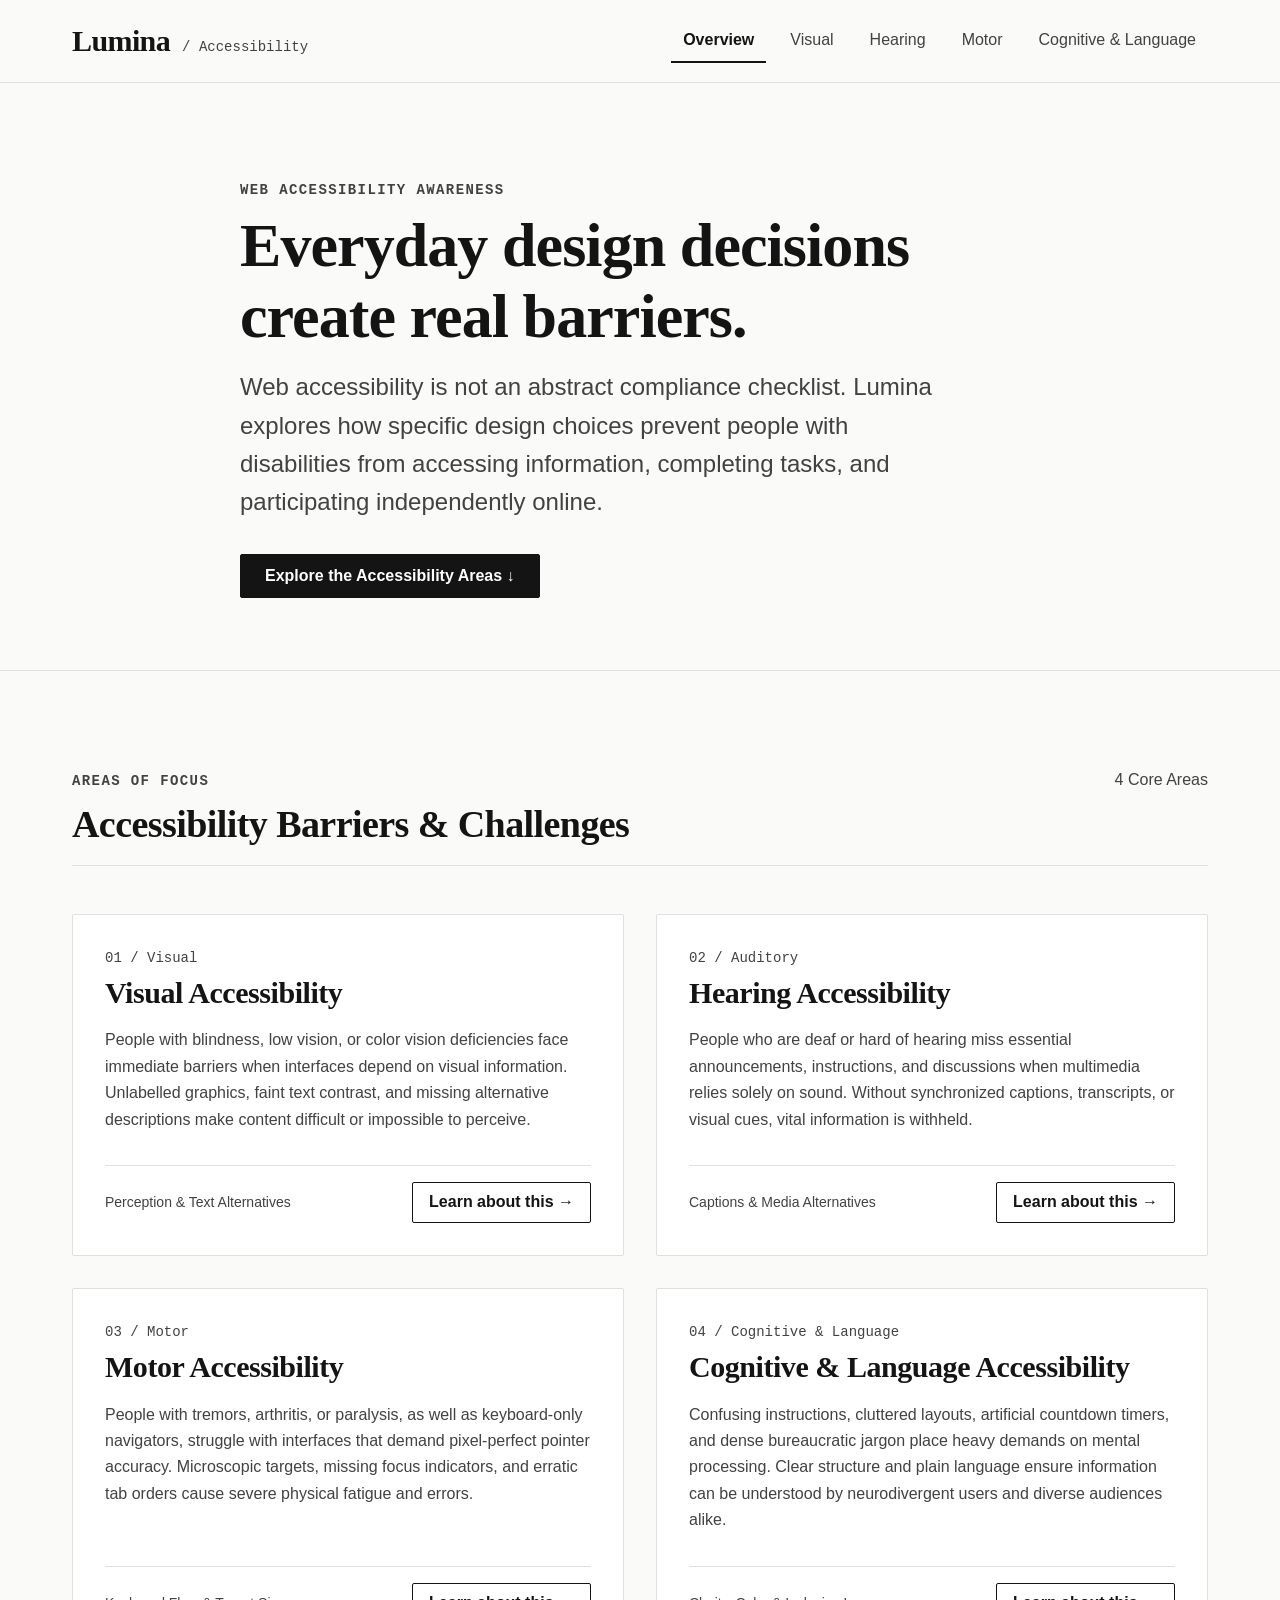
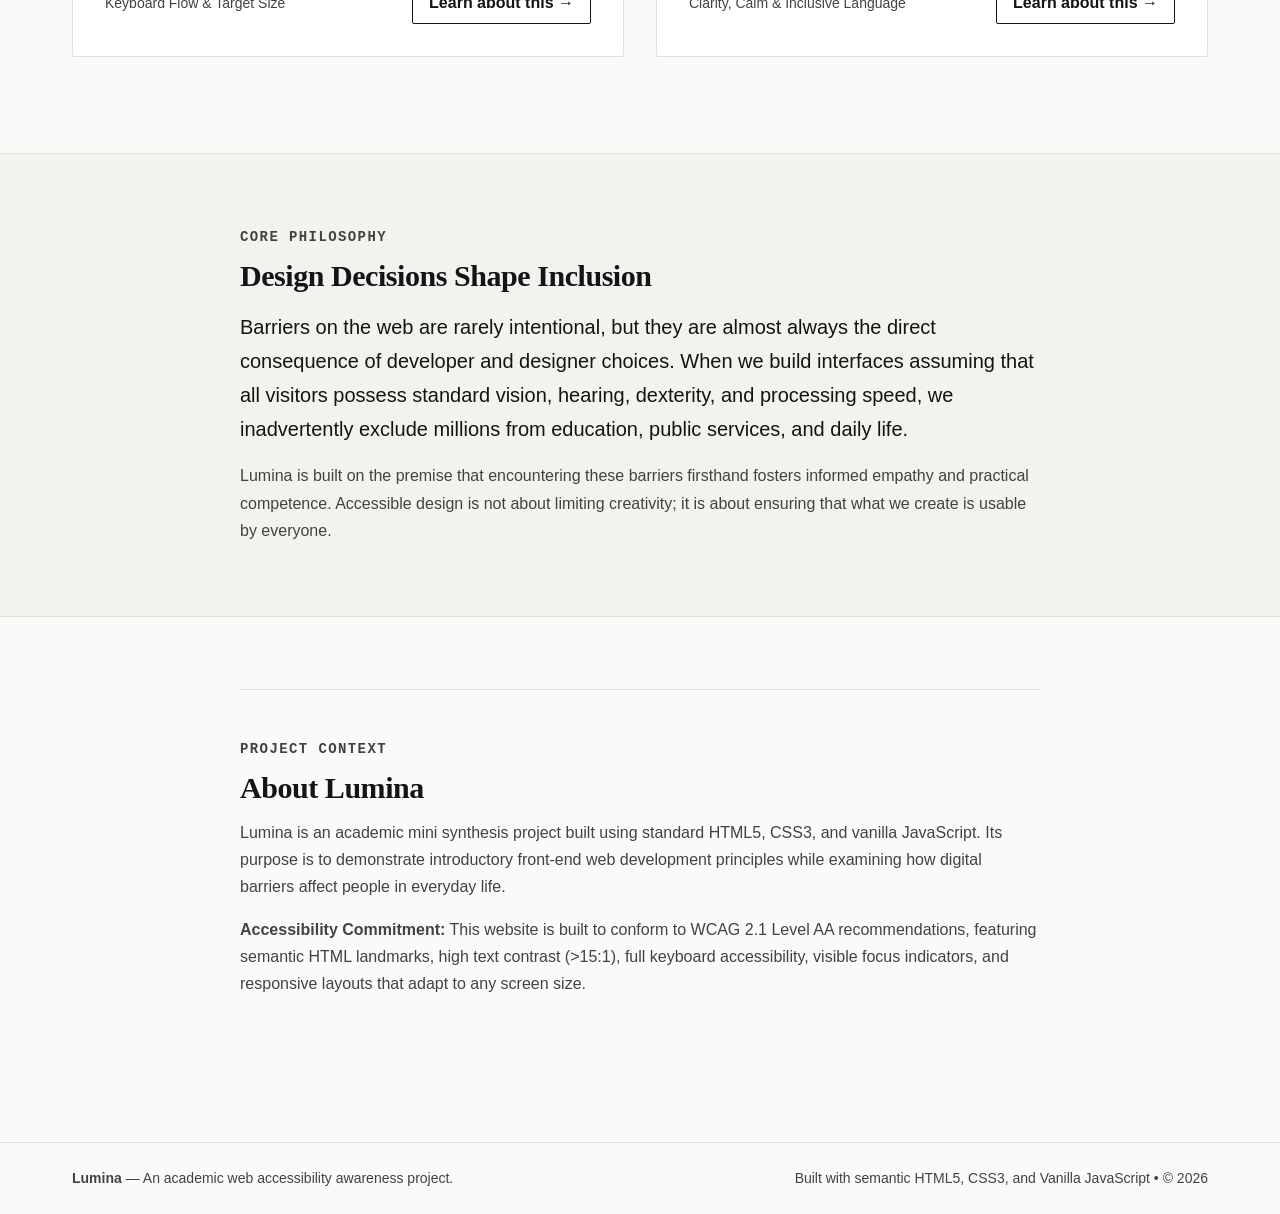
<file: index.html>
<!DOCTYPE html>
<html lang="en">
<head>
  <meta charset="UTF-8">
  <meta name="viewport" content="width=device-width, initial-scale=1.0">
  <title>Lumina — Web Accessibility Awareness</title>
  <meta name="description" content="Lumina explores how everyday web design decisions create barriers for people with accessibility needs, and how inclusive design removes them.">
  <link rel="stylesheet" href="css/style.css">
  <style>
    /* Home Page Editorial Layout */
    .hero {
      padding: var(--space-4xl) 0 var(--space-3xl) 0;
      border-bottom: 1px solid var(--color-border);
    }

    .hero-inner {
      max-width: var(--max-width-editorial);
    }

    .hero-title {
      font-size: clamp(2.5rem, 5vw + 1rem, var(--text-4xl));
      margin-bottom: var(--space-md);
      line-height: 1.15;
    }

    .hero-summary {
      font-size: var(--text-lg);
      line-height: 1.6;
      color: var(--color-text-muted);
      margin-bottom: var(--space-xl);
      max-width: 44rem;
    }

    /* Topic Cards Grid (SiteInspire Inspired) */
    .topics-section {
      padding: var(--space-4xl) 0;
    }

    .section-intro-bar {
      display: flex;
      justify-content: space-between;
      align-items: baseline;
      flex-wrap: wrap;
      gap: var(--space-sm);
      margin-bottom: var(--space-2xl);
      border-bottom: 1px solid var(--color-border);
      padding-bottom: var(--space-md);
    }

    .topics-grid {
      display: grid;
      grid-template-columns: repeat(2, 1fr);
      gap: var(--space-xl);
    }

    .topic-card {
      background-color: var(--color-surface);
      border: 1px solid var(--color-border);
      border-radius: var(--radius-sm);
      padding: var(--space-xl);
      display: flex;
      flex-direction: column;
      justify-content: space-between;
      transition: border-color var(--transition-quick);
    }

    .topic-card:hover {
      border-color: var(--color-border-strong);
    }

    .topic-card-header {
      margin-bottom: var(--space-md);
    }

    .topic-card-num {
      font-family: var(--font-mono);
      font-size: var(--text-xs);
      color: var(--color-text-muted);
      margin-bottom: var(--space-2xs);
    }

    .topic-card-title {
      font-size: var(--text-xl);
      color: var(--color-text);
      margin-bottom: var(--space-sm);
    }

    .topic-card-body p {
      font-size: var(--text-sm);
      color: var(--color-text-muted);
      line-height: 1.65;
      margin-bottom: var(--space-xl);
    }

    .topic-card-footer {
      border-top: 1px solid var(--color-border);
      padding-top: var(--space-md);
      display: flex;
      justify-content: space-between;
      align-items: center;
    }

    /* Philosophy Section */
    .philosophy-section {
      background-color: var(--color-surface-muted);
      border-top: 1px solid var(--color-border);
      border-bottom: 1px solid var(--color-border);
      padding: var(--space-3xl) 0;
    }

    .philosophy-inner {
      max-width: var(--max-width-editorial);
    }

    .philosophy-inner p {
      font-size: var(--text-md);
      line-height: 1.7;
      color: var(--color-text);
    }

    /* About Section */
    .about-section {
      padding: var(--space-3xl) 0 var(--space-2xl) 0;
    }

    .about-inner {
      max-width: var(--max-width-editorial);
    }

    @media (max-width: 768px) {
      .topics-grid {
        grid-template-columns: 1fr;
      }
      .hero {
        padding: var(--space-2xl) 0;
      }
    }
  </style>
</head>
<body>

  <!-- Accessible Skip Link (WCAG 2.4.1) -->
  <a href="#main-content" class="skip-link">Skip to main content</a>

  <!-- Site Header -->
  <header class="site-header">
    <div class="header-container">
      <a href="index.html" class="site-logo" aria-label="Lumina Home">
        <span class="logo-text">Lumina</span>
        <span class="logo-tag">/ Accessibility</span>
      </a>

      <button class="nav-toggle" type="button" aria-expanded="false" aria-label="Open navigation">
        Menu
      </button>

      <nav class="primary-nav" aria-label="Primary Navigation">
        <ul class="nav-list">
          <li><a href="index.html" class="nav-link" aria-current="page">Overview</a></li>
          <li><a href="visual.html" class="nav-link">Visual</a></li>
          <li><a href="hearing.html" class="nav-link">Hearing</a></li>
          <li><a href="motor.html" class="nav-link">Motor</a></li>
          <li><a href="cognitive-language.html" class="nav-link">Cognitive &amp; Language</a></li>
        </ul>
      </nav>
    </div>
  </header>

  <!-- Main Content Landmark -->
  <main id="main-content" class="main-content">

    <!-- Hero Section -->
    <section class="hero" aria-labelledby="hero-title">
      <div class="container hero-inner">
        <span class="eyebrow">Web Accessibility Awareness</span>
        <h1 id="hero-title" class="hero-title">Everyday design decisions create real barriers.</h1>
        <p class="hero-summary">
          Web accessibility is not an abstract compliance checklist. Lumina explores how specific design choices prevent people with disabilities from accessing information, completing tasks, and participating independently online.
        </p>
        <div>
          <a href="#topics" class="btn btn-primary">
            Explore the Accessibility Areas &darr;
          </a>
        </div>
      </div>
    </section>

    <!-- Topics Grid Section -->
    <section id="topics" class="topics-section" aria-labelledby="topics-title">
      <div class="container">
        <div class="section-intro-bar">
          <div>
            <span class="eyebrow">Areas of Focus</span>
            <h2 id="topics-title" style="font-size: var(--text-2xl); margin: 0;">Accessibility Barriers &amp; Challenges</h2>
          </div>
          <span class="text-muted" style="font-size: var(--text-sm);">4 Core Areas</span>
        </div>

        <div class="topics-grid">

          <!-- Card 1: Visual Accessibility -->
          <article class="topic-card">
            <div>
              <div class="topic-card-header">
                <div class="topic-card-num">01 / Visual</div>
                <h3 class="topic-card-title">Visual Accessibility</h3>
              </div>
              <div class="topic-card-body">
                <p>
                  People with blindness, low vision, or color vision deficiencies face immediate barriers when interfaces depend on visual information. Unlabelled graphics, faint text contrast, and missing alternative descriptions make content difficult or impossible to perceive.
                </p>
              </div>
            </div>
            <div class="topic-card-footer">
              <span class="text-muted" style="font-size: var(--text-xs);">Perception &amp; Text Alternatives</span>
              <a href="visual.html" class="btn btn-outline btn-sm" aria-label="Learn about visual accessibility barriers and solutions">
                Learn about this &rarr;
              </a>
            </div>
          </article>

          <!-- Card 2: Hearing Accessibility -->
          <article class="topic-card">
            <div>
              <div class="topic-card-header">
                <div class="topic-card-num">02 / Auditory</div>
                <h3 class="topic-card-title">Hearing Accessibility</h3>
              </div>
              <div class="topic-card-body">
                <p>
                  People who are deaf or hard of hearing miss essential announcements, instructions, and discussions when multimedia relies solely on sound. Without synchronized captions, transcripts, or visual cues, vital information is withheld.
                </p>
              </div>
            </div>
            <div class="topic-card-footer">
              <span class="text-muted" style="font-size: var(--text-xs);">Captions &amp; Media Alternatives</span>
              <a href="hearing.html" class="btn btn-outline btn-sm" aria-label="Learn about hearing accessibility barriers and solutions">
                Learn about this &rarr;
              </a>
            </div>
          </article>

          <!-- Card 3: Motor Accessibility -->
          <article class="topic-card">
            <div>
              <div class="topic-card-header">
                <div class="topic-card-num">03 / Motor</div>
                <h3 class="topic-card-title">Motor Accessibility</h3>
              </div>
              <div class="topic-card-body">
                <p>
                  People with tremors, arthritis, or paralysis, as well as keyboard-only navigators, struggle with interfaces that demand pixel-perfect pointer accuracy. Microscopic targets, missing focus indicators, and erratic tab orders cause severe physical fatigue and errors.
                </p>
              </div>
            </div>
            <div class="topic-card-footer">
              <span class="text-muted" style="font-size: var(--text-xs);">Keyboard Flow &amp; Target Size</span>
              <a href="motor.html" class="btn btn-outline btn-sm" aria-label="Learn about motor accessibility barriers and solutions">
                Learn about this &rarr;
              </a>
            </div>
          </article>

          <!-- Card 4: Cognitive & Language Accessibility -->
          <article class="topic-card">
            <div>
              <div class="topic-card-header">
                <div class="topic-card-num">04 / Cognitive &amp; Language</div>
                <h3 class="topic-card-title">Cognitive &amp; Language Accessibility</h3>
              </div>
              <div class="topic-card-body">
                <p>
                  Confusing instructions, cluttered layouts, artificial countdown timers, and dense bureaucratic jargon place heavy demands on mental processing. Clear structure and plain language ensure information can be understood by neurodivergent users and diverse audiences alike.
                </p>
              </div>
            </div>
            <div class="topic-card-footer">
              <span class="text-muted" style="font-size: var(--text-xs);">Clarity, Calm &amp; Inclusive Language</span>
              <a href="cognitive-language.html" class="btn btn-outline btn-sm" aria-label="Learn about cognitive and language accessibility barriers and solutions">
                Learn about this &rarr;
              </a>
            </div>
          </article>

        </div>
      </div>
    </section>

    <!-- Core Philosophy Section -->
    <section class="philosophy-section" aria-labelledby="philosophy-title">
      <div class="container philosophy-inner">
        <span class="eyebrow">Core Philosophy</span>
        <h2 id="philosophy-title" style="font-size: var(--text-xl); margin-bottom: var(--space-md);">Design Decisions Shape Inclusion</h2>
        <p>
          Barriers on the web are rarely intentional, but they are almost always the direct consequence of developer and designer choices. When we build interfaces assuming that all visitors possess standard vision, hearing, dexterity, and processing speed, we inadvertently exclude millions from education, public services, and daily life.
        </p>
        <p style="margin-top: var(--space-md); color: var(--color-text-muted); font-size: var(--text-sm);">
          Lumina is built on the premise that encountering these barriers firsthand fosters informed empathy and practical competence. Accessible design is not about limiting creativity; it is about ensuring that what we create is usable by everyone.
        </p>
      </div>
    </section>

    <!-- About Section -->
    <section class="about-section" aria-labelledby="about-title">
      <div class="container about-inner">
        <div style="border-top: 1px solid var(--color-border); padding-top: var(--space-2xl);">
          <span class="eyebrow">Project Context</span>
          <h2 id="about-title" style="font-size: var(--text-xl); margin-bottom: var(--space-sm);">About Lumina</h2>
          <p class="text-muted" style="font-size: var(--text-sm); line-height: 1.7; margin-bottom: var(--space-md);">
            Lumina is an academic mini synthesis project built using standard HTML5, CSS3, and vanilla JavaScript. Its purpose is to demonstrate introductory front-end web development principles while examining how digital barriers affect people in everyday life.
          </p>
          <p class="text-muted" style="font-size: var(--text-sm); line-height: 1.7;">
            <strong>Accessibility Commitment:</strong> This website is built to conform to WCAG 2.1 Level AA recommendations, featuring semantic HTML landmarks, high text contrast (>15:1), full keyboard accessibility, visible focus indicators, and responsive layouts that adapt to any screen size.
          </p>
        </div>
      </div>
    </section>

  </main>

  <!-- Minimal Single-Line Footer -->
  <footer class="site-footer">
    <div class="footer-container">
      <span><strong>Lumina</strong> &mdash; An academic web accessibility awareness project.</span>
      <span>Built with semantic HTML5, CSS3, and Vanilla JavaScript &bull; &copy; 2026</span>
    </div>
  </footer>

  <!-- Scripts -->
  <script src="js/main.js"></script>
</body>
</html>
</file>
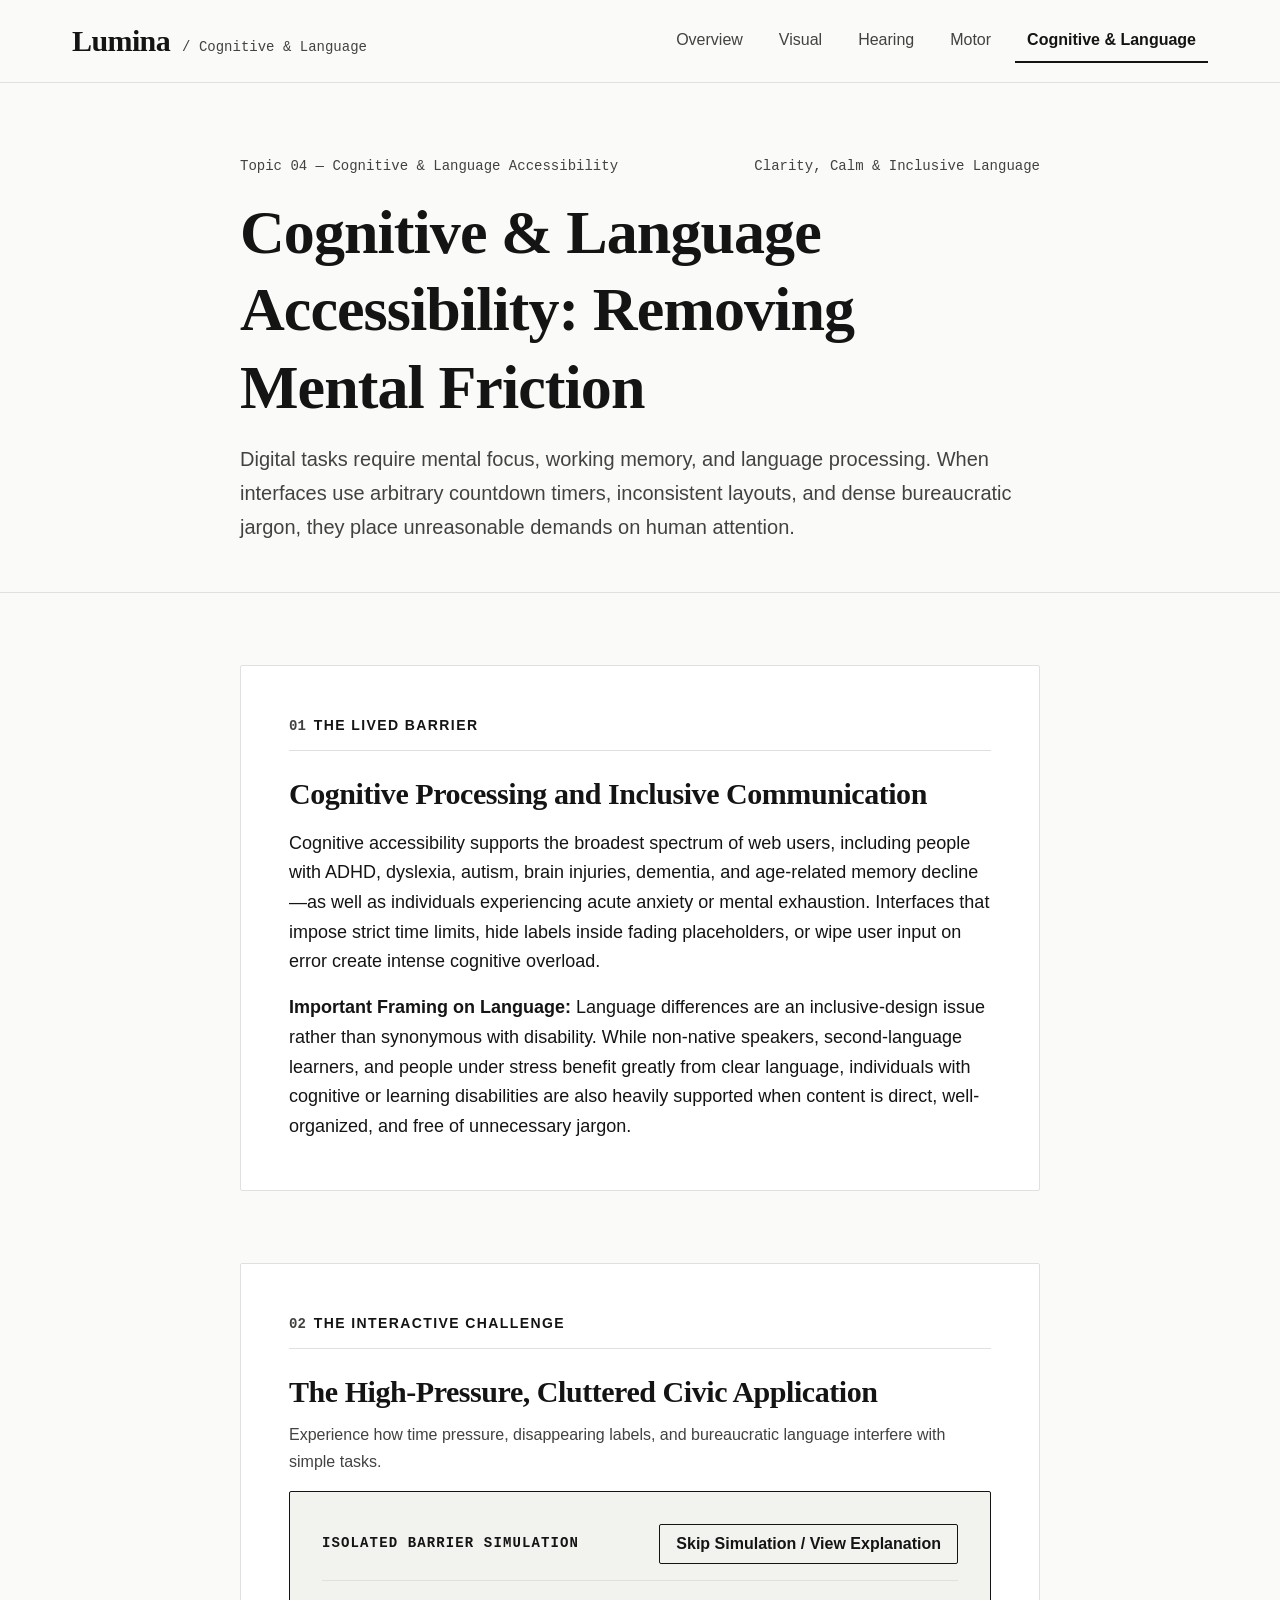
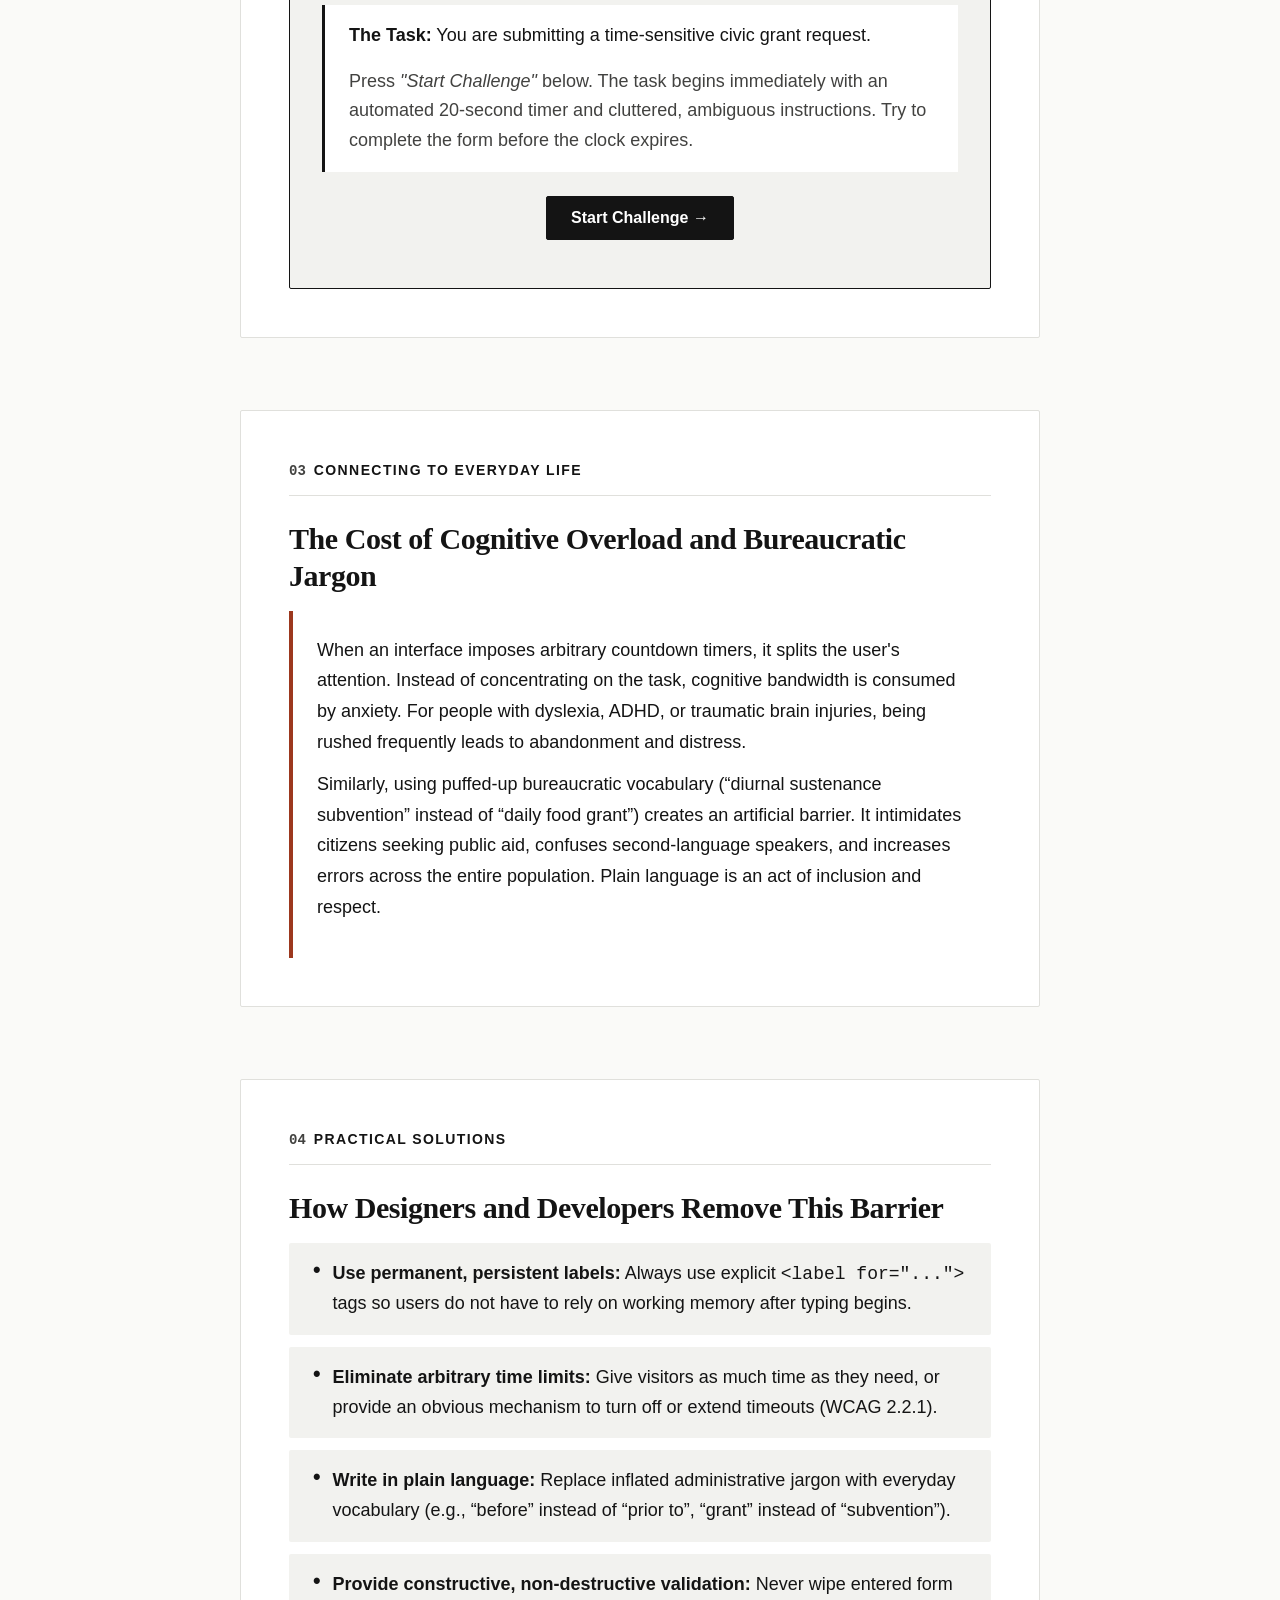
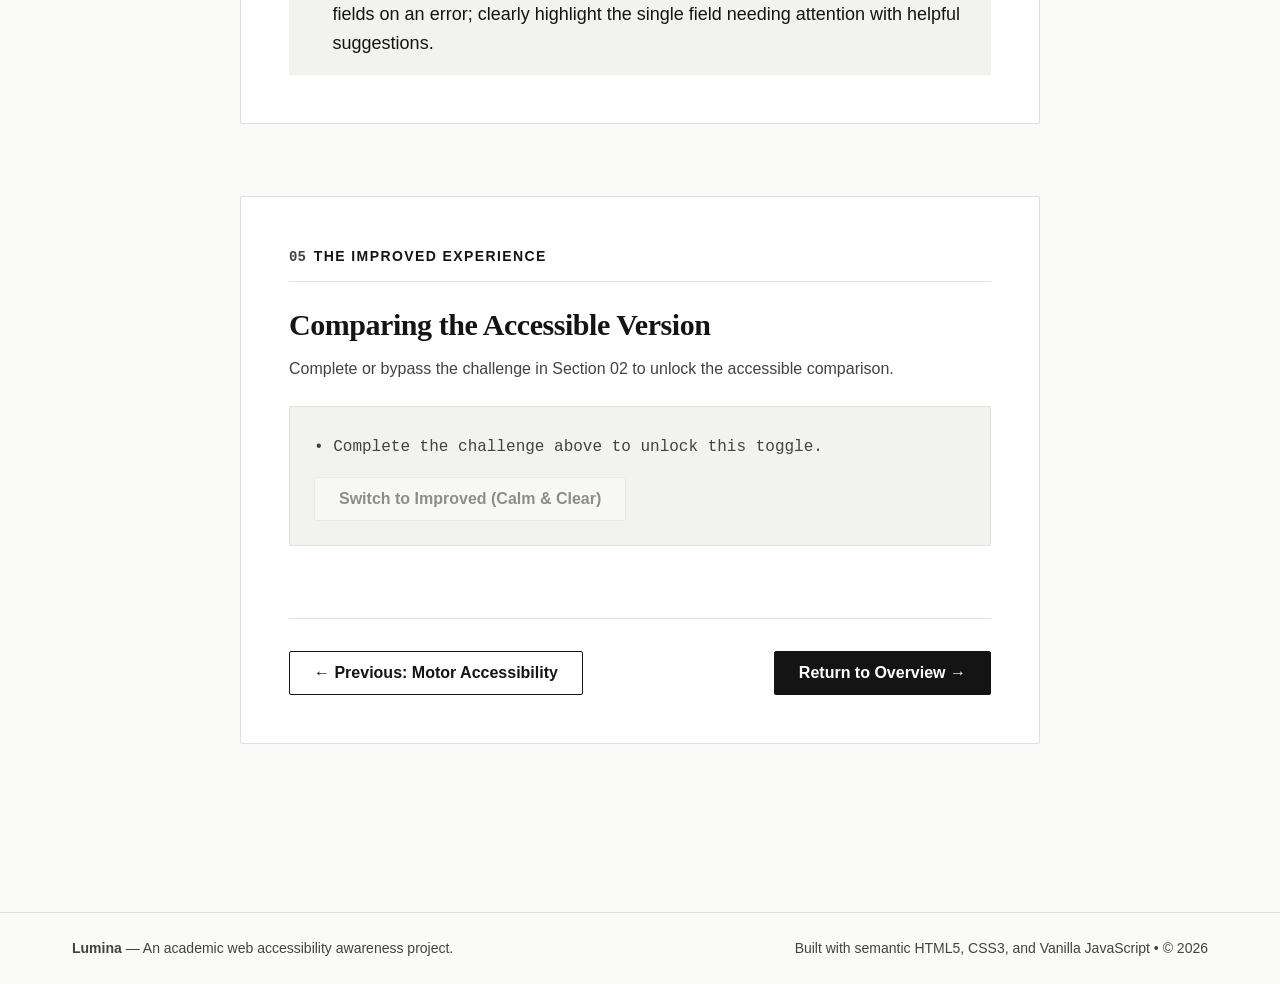
<file: cognitive-language.html>
<!DOCTYPE html>
<html lang="en">
<head>
  <meta charset="UTF-8">
  <meta name="viewport" content="width=device-width, initial-scale=1.0">
  <title>Cognitive &amp; Language Accessibility — Lumina</title>
  <meta name="description" content="Explore how artificial countdown timers, visual clutter, and complex jargon create barriers, and how clear structure and plain language foster inclusion.">
  <link rel="stylesheet" href="css/style.css">
  <link rel="stylesheet" href="css/topics.css">
</head>
<body>

  <!-- Accessible Skip Link (WCAG 2.4.1) -->
  <a href="#main-content" class="skip-link">Skip to main content</a>

  <!-- Site Header -->
  <header class="site-header">
    <div class="header-container">
      <a href="index.html" class="site-logo" aria-label="Lumina Home">
        <span class="logo-text">Lumina</span>
        <span class="logo-tag">/ Cognitive &amp; Language</span>
      </a>

      <button class="nav-toggle" type="button" aria-expanded="false" aria-label="Open navigation">
        Menu
      </button>

      <nav class="primary-nav" aria-label="Primary Navigation">
        <ul class="nav-list">
          <li><a href="index.html" class="nav-link">Overview</a></li>
          <li><a href="visual.html" class="nav-link">Visual</a></li>
          <li><a href="hearing.html" class="nav-link">Hearing</a></li>
          <li><a href="motor.html" class="nav-link">Motor</a></li>
          <li><a href="cognitive-language.html" class="nav-link" aria-current="page">Cognitive &amp; Language</a></li>
        </ul>
      </nav>
    </div>
  </header>

  <!-- Main Content Landmark -->
  <main id="main-content" class="main-content">
    
    <!-- Topic Header -->
    <header class="topic-header">
      <div class="container-editorial">
        <div class="topic-meta">
          <span>Topic 04 &mdash; Cognitive &amp; Language Accessibility</span>
          <span>Clarity, Calm &amp; Inclusive Language</span>
        </div>
        <h1>Cognitive &amp; Language Accessibility: Removing Mental Friction</h1>
        <p class="lead-text">
          Digital tasks require mental focus, working memory, and language processing. When interfaces use arbitrary countdown timers, inconsistent layouts, and dense bureaucratic jargon, they place unreasonable demands on human attention.
        </p>
      </div>
    </header>

    <div class="container-editorial">
      <div class="topic-flow">

        <!-- 1. Empathetic Introduction -->
        <section class="topic-section" aria-labelledby="intro-heading">
          <div class="section-label">
            <span class="section-num">01</span>
            <span class="section-heading-text">The Lived Barrier</span>
          </div>
          <h2 id="intro-heading" style="font-size: var(--text-xl); margin-bottom: var(--space-md);">
            Cognitive Processing and Inclusive Communication
          </h2>
          <p>
            Cognitive accessibility supports the broadest spectrum of web users, including people with ADHD, dyslexia, autism, brain injuries, dementia, and age-related memory decline—as well as individuals experiencing acute anxiety or mental exhaustion. Interfaces that impose strict time limits, hide labels inside fading placeholders, or wipe user input on error create intense cognitive overload.
          </p>
          <p>
            <strong>Important Framing on Language:</strong> Language differences are an inclusive-design issue rather than synonymous with disability. While non-native speakers, second-language learners, and people under stress benefit greatly from clear language, individuals with cognitive or learning disabilities are also heavily supported when content is direct, well-organized, and free of unnecessary jargon.
          </p>
        </section>

        <!-- 2. The Interactive Challenge (Isolated Sandbox) -->
        <section class="topic-section" aria-labelledby="challenge-heading">
          <div class="section-label">
            <span class="section-num">02</span>
            <span class="section-heading-text">The Interactive Challenge</span>
          </div>
          <h2 id="challenge-heading" style="font-size: var(--text-xl); margin-bottom: var(--space-sm);">
            The High-Pressure, Cluttered Civic Application
          </h2>
          <p class="text-muted" style="font-size: var(--text-sm); margin-bottom: var(--space-md);">
            Experience how time pressure, disappearing labels, and bureaucratic language interfere with simple tasks.
          </p>

          <div class="challenge-sandbox" role="region" aria-label="Cognitive and language challenge sandbox">
            <div class="sandbox-header">
              <span class="sandbox-badge">
                Isolated Barrier Simulation
              </span>
              <button type="button" class="btn btn-outline btn-sm" id="btn-skip-cognitive-challenge">
                Skip Simulation / View Explanation
              </button>
            </div>

            <div class="sandbox-instructions">
              <p>
                <strong>The Task:</strong> You are submitting a time-sensitive civic grant request.
              </p>
              <p style="margin: 0; color: var(--color-text-muted);">
                Press <em>"Start Challenge"</em> below. The task begins immediately with an automated 20-second timer and cluttered, ambiguous instructions. Try to complete the form before the clock expires.
              </p>
            </div>

            <!-- Original Problematic Display Area -->
            <div id="cognitive-language-original-display">
              <div style="text-align: center; margin-bottom: var(--space-md);">
                <button type="button" class="btn btn-primary" id="btn-start-cognitive-task">
                  Start Challenge &rarr;
                </button>
              </div>

              <!-- Active Task Container (Revealed upon Start) -->
              <div id="cognitive-task-active-area" style="display: none;">
                
                <!-- Countdown Timer Bar -->
                <div style="display: flex; justify-content: space-between; align-items: center; background-color: var(--color-surface); border: 1px solid var(--color-border); padding: var(--space-xs) var(--space-md); border-radius: var(--radius-sm); margin-bottom: var(--space-md);">
                  <span style="font-size: var(--text-xs); font-family: var(--font-mono); font-weight: 700;">
                    SESSION TIMEOUT:
                  </span>
                  <span id="cognitive-active-timer" class="cognitive-timer-display">
                    00:20
                  </span>
                </div>

                <!-- Cluttered Bureaucratic Instructions -->
                <div class="cluttered-instruction-box">
                  <p style="font-weight: 700; margin-bottom: 4px;">
                    Statutory Subvention Protocol 8(b):
                  </p>
                  <p style="margin: 0; color: var(--color-text-muted);">
                    Pursuant to subsection 4(c), applicants must furnish diurnal sustenance verification documentation prior to authorization of pecuniary subventions. Non-compliance precipitates immediate declination.
                  </p>
                </div>

                <!-- Cluttered Form: Disappearing Placeholders, No Permanent Labels -->
                <form id="cognitive-cluttered-form">
                  <div class="form-field">
                    <input type="text" placeholder="Enter alphanumeric citizen reference ID..." required>
                  </div>
                  <div class="form-field">
                    <input type="text" placeholder="Designate diurnal sustenance disbursement sum..." required>
                  </div>
                  <div class="form-field">
                    <input type="email" placeholder="Primary electronic transmission address..." required>
                  </div>

                  <button type="submit" class="btn btn-primary btn-sm" style="width: 100%;">
                    Submit Application Before Timeout
                  </button>
                </form>
              </div>
            </div>

            <!-- Feedback Box -->
            <div id="cognitive-challenge-feedback" class="challenge-status-box" aria-live="polite"></div>
          </div>
        </section>

        <!-- 3. Real-Life Explanation Section -->
        <section class="topic-section" aria-labelledby="explanation-heading">
          <div class="section-label">
            <span class="section-num">03</span>
            <span class="section-heading-text">Connecting to Everyday Life</span>
          </div>
          <h2 id="explanation-heading" style="font-size: var(--text-xl); margin-bottom: var(--space-md);">
            The Cost of Cognitive Overload and Bureaucratic Jargon
          </h2>
          <div class="explanation-panel">
            <p>
              When an interface imposes arbitrary countdown timers, it splits the user's attention. Instead of concentrating on the task, cognitive bandwidth is consumed by anxiety. For people with dyslexia, ADHD, or traumatic brain injuries, being rushed frequently leads to abandonment and distress.
            </p>
            <p>
              Similarly, using puffed-up bureaucratic vocabulary (&ldquo;diurnal sustenance subvention&rdquo; instead of &ldquo;daily food grant&rdquo;) creates an artificial barrier. It intimidates citizens seeking public aid, confuses second-language speakers, and increases errors across the entire population. Plain language is an act of inclusion and respect.
            </p>
          </div>
        </section>

        <!-- 4. Practical Solutions (Concise Bullet Points) -->
        <section class="topic-section" aria-labelledby="solutions-heading">
          <div class="section-label">
            <span class="section-num">04</span>
            <span class="section-heading-text">Practical Solutions</span>
          </div>
          <h2 id="solutions-heading" style="font-size: var(--text-xl); margin-bottom: var(--space-md);">
            How Designers and Developers Remove This Barrier
          </h2>
          <ul class="solutions-list">
            <li>
              <span class="solution-bullet">&bull;</span>
              <div>
                <strong>Use permanent, persistent labels:</strong> Always use explicit <code>&lt;label for="..."&gt;</code> tags so users do not have to rely on working memory after typing begins.
              </div>
            </li>
            <li>
              <span class="solution-bullet">&bull;</span>
              <div>
                <strong>Eliminate arbitrary time limits:</strong> Give visitors as much time as they need, or provide an obvious mechanism to turn off or extend timeouts (WCAG 2.2.1).
              </div>
            </li>
            <li>
              <span class="solution-bullet">&bull;</span>
              <div>
                <strong>Write in plain language:</strong> Replace inflated administrative jargon with everyday vocabulary (e.g., &ldquo;before&rdquo; instead of &ldquo;prior to&rdquo;, &ldquo;grant&rdquo; instead of &ldquo;subvention&rdquo;).
              </div>
            </li>
            <li>
              <span class="solution-bullet">&bull;</span>
              <div>
                <strong>Provide constructive, non-destructive validation:</strong> Never wipe entered form fields on an error; clearly highlight the single field needing attention with helpful suggestions.
              </div>
            </li>
          </ul>
        </section>

        <!-- 5. Gated Improved Experience -->
        <section class="topic-section" aria-labelledby="improved-heading">
          <div class="section-label">
            <span class="section-num">05</span>
            <span class="section-heading-text">The Improved Experience</span>
          </div>
          <h2 id="improved-heading" style="font-size: var(--text-xl); margin-bottom: var(--space-sm);">
            Comparing the Accessible Version
          </h2>
          <p class="text-muted" style="font-size: var(--text-sm); margin-bottom: var(--space-lg);">
            Complete or bypass the challenge in Section 02 to unlock the accessible comparison.
          </p>

          <div class="gated-toggle-wrapper">
            <div class="toggle-header">
              <div>
                <span id="cog-lang-gate-status" class="gate-status-msg">
                  &bull; Complete the challenge above to unlock this toggle.
                </span>
              </div>
              <div class="switch-control">
                <button type="button" 
                        class="toggle-btn" 
                        id="cog-lang-toggle-btn" 
                        disabled 
                        aria-disabled="true" 
                        aria-pressed="false">
                  Switch to Improved (Calm &amp; Clear)
                </button>
              </div>
            </div>

            <!-- Improved Experience Card with Second Attempt Task -->
            <div id="cog-lang-improved-display" class="improved-display-card">
              <span class="eyebrow" style="color: var(--color-success);">&check; Calm, Plain-Language Application</span>
              <h3 style="margin-bottom: var(--space-xs);">Community Support Grant Application (Try the Task Again)</h3>
              
              <!-- Plain Language Notice -->
              <div style="background-color: var(--color-surface-muted); border-left: 3px solid var(--color-text); padding: var(--space-md); margin: var(--space-md) 0;">
                <p style="font-weight: 700; font-size: var(--text-base); margin-bottom: 2px;">
                  What you need to know:
                </p>
                <p style="font-size: var(--text-base); margin: 0; color: var(--color-text);">
                  If you need emergency funding for daily food or basic living costs, please complete the fields below. There is no countdown timer, and you can take as much time as you need.
                </p>
              </div>

              <!-- Interactive Second Attempt Form with Permanent Labels and Helper Notes -->
              <form id="cog-lang-improved-attempt-form" style="max-width: 32rem; margin-top: var(--space-lg);">
                <div class="form-field">
                  <label for="imp-calm-name">Full Name or Reference Number</label>
                  <span style="font-size: var(--text-xs); color: var(--color-text-muted);">As it appears on your identification card.</span>
                  <input type="text" id="imp-calm-name" value="Alex Morgan" required>
                </div>

                <div class="form-field">
                  <label for="imp-calm-amount">Requested Grant Amount (&pound;)</label>
                  <span style="font-size: var(--text-xs); color: var(--color-text-muted);">Enter the estimated sum needed for living expenses this week.</span>
                  <input type="text" id="imp-calm-amount" value="150.00" required>
                </div>

                <div class="form-field">
                  <label for="imp-calm-email">Email Address</label>
                  <span style="font-size: var(--text-xs); color: var(--color-text-muted);">We will email your confirmation and next steps here.</span>
                  <input type="email" id="imp-calm-email" value="alex.morgan@example.com" required>
                </div>

                <button type="submit" class="btn btn-primary btn-sm" style="margin-top: var(--space-xs);">
                  Submit Application Calmly
                </button>

                <div id="cog-lang-improved-feedback" style="margin-top: var(--space-md); padding: var(--space-md); background-color: var(--color-surface-muted); font-size: var(--text-sm); display: none;" aria-live="polite"></div>
              </form>

              <div style="border-top: 1px solid var(--color-border); padding-top: var(--space-md); margin-top: var(--space-md); font-size: var(--text-sm); color: var(--color-text-muted);">
                <strong>Why this version succeeds:</strong> No countdown timer pressures the reader. Field labels are permanent and clearly separated from helper hints, and the instructions are written in plain, respectful English that everyone can understand.
              </div>
            </div>
          </div>

          <!-- Bottom Navigation -->
          <nav class="topic-nav-footer" aria-label="Experience pagination">
            <a href="motor.html" class="btn btn-outline">
              &larr; Previous: Motor Accessibility
            </a>
            <a href="index.html" class="btn btn-primary">
              Return to Overview &rarr;
            </a>
          </nav>
        </section>

      </div>
    </div>
  </main>

  <!-- Minimal Single-Line Footer -->
  <footer class="site-footer">
    <div class="footer-container">
      <span><strong>Lumina</strong> &mdash; An academic web accessibility awareness project.</span>
      <span>Built with semantic HTML5, CSS3, and Vanilla JavaScript &bull; &copy; 2026</span>
    </div>
  </footer>

  <!-- Scripts -->
  <script src="js/main.js"></script>
  <script src="js/cognitive-language.js"></script>
</body>
</html>
</file>
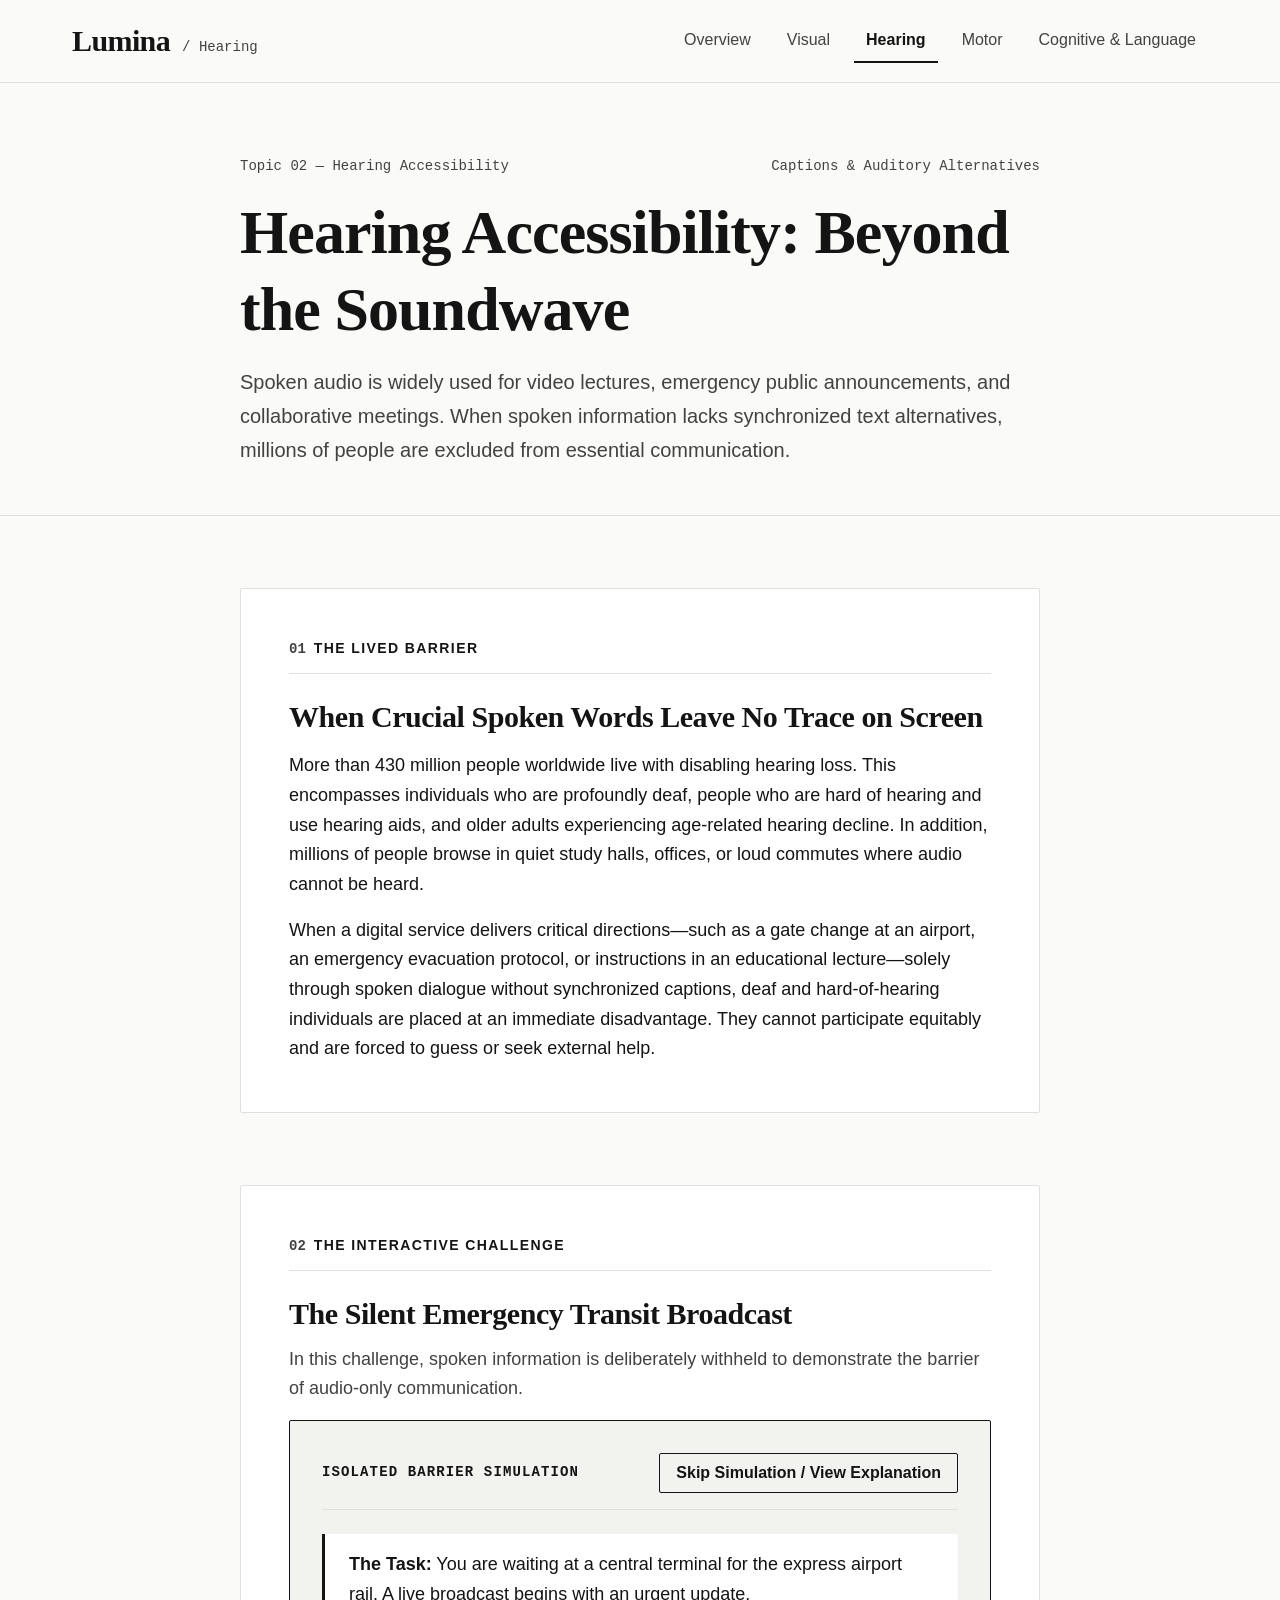
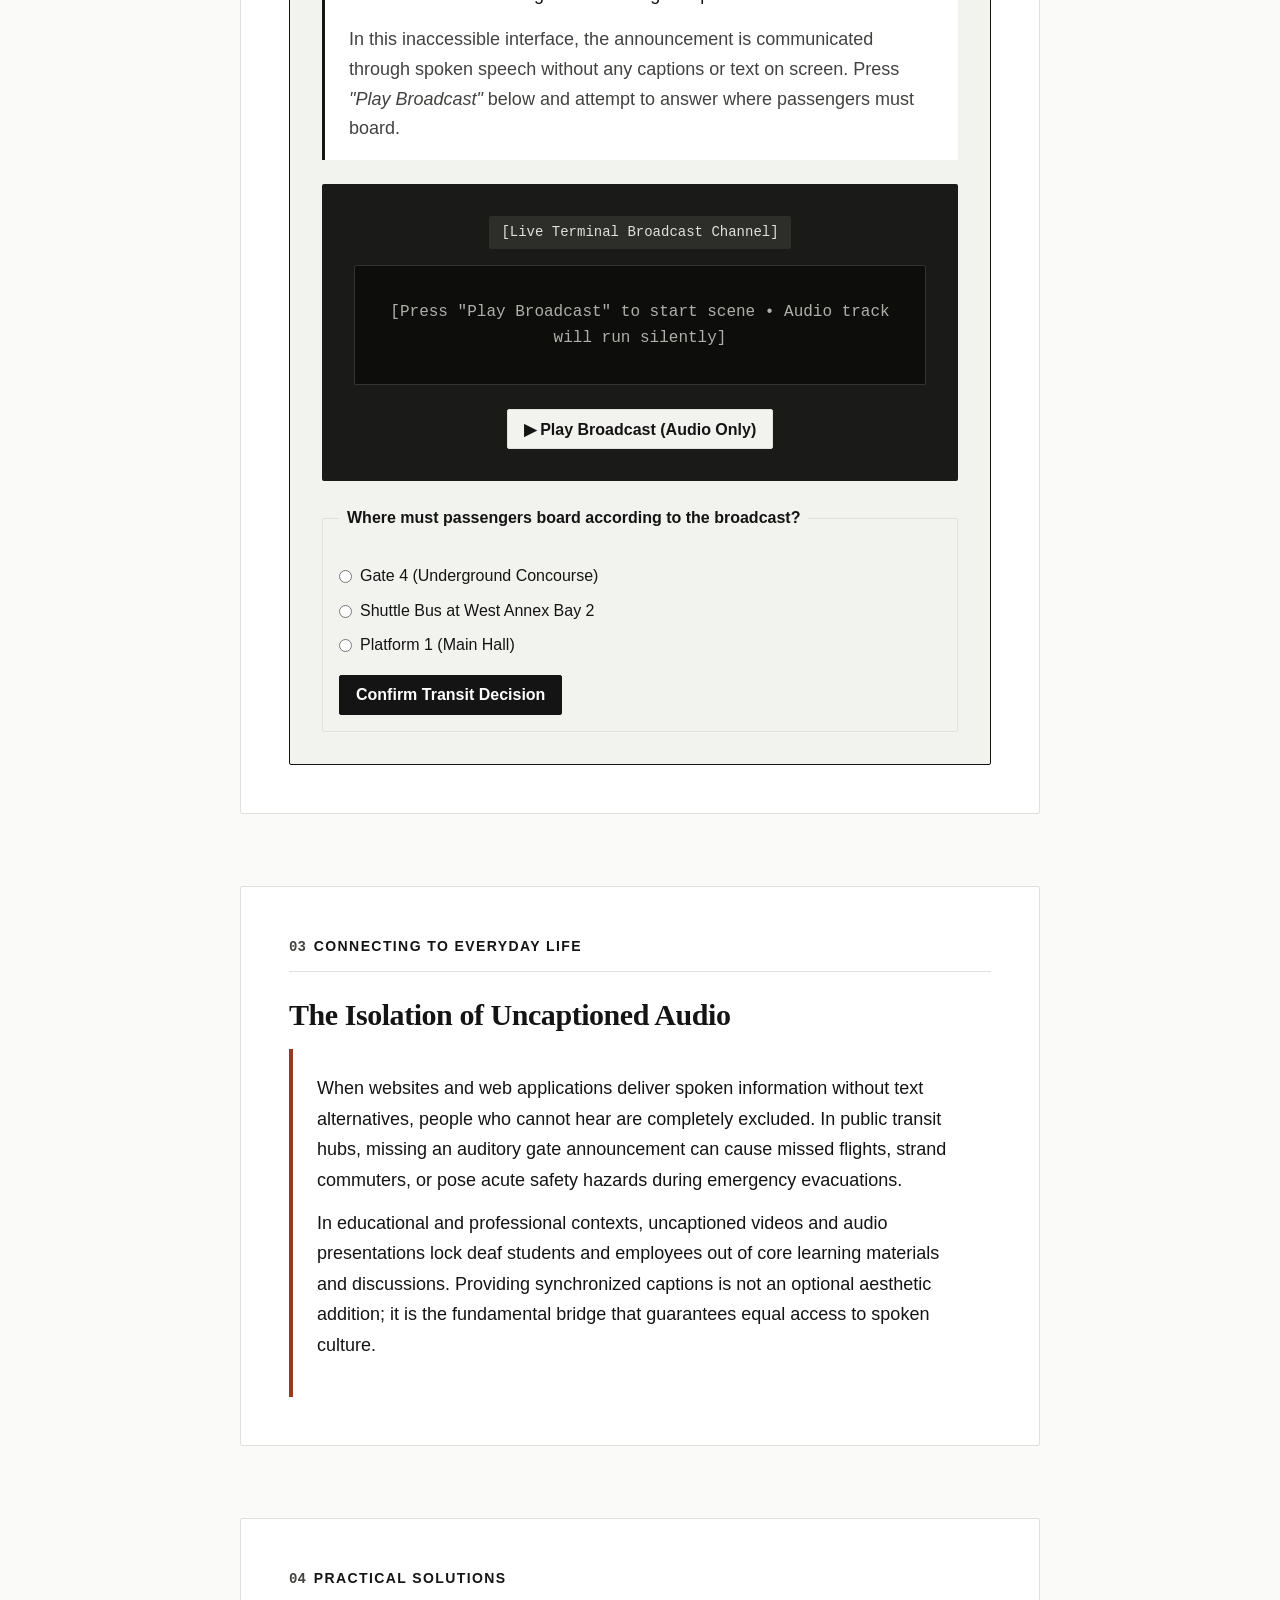
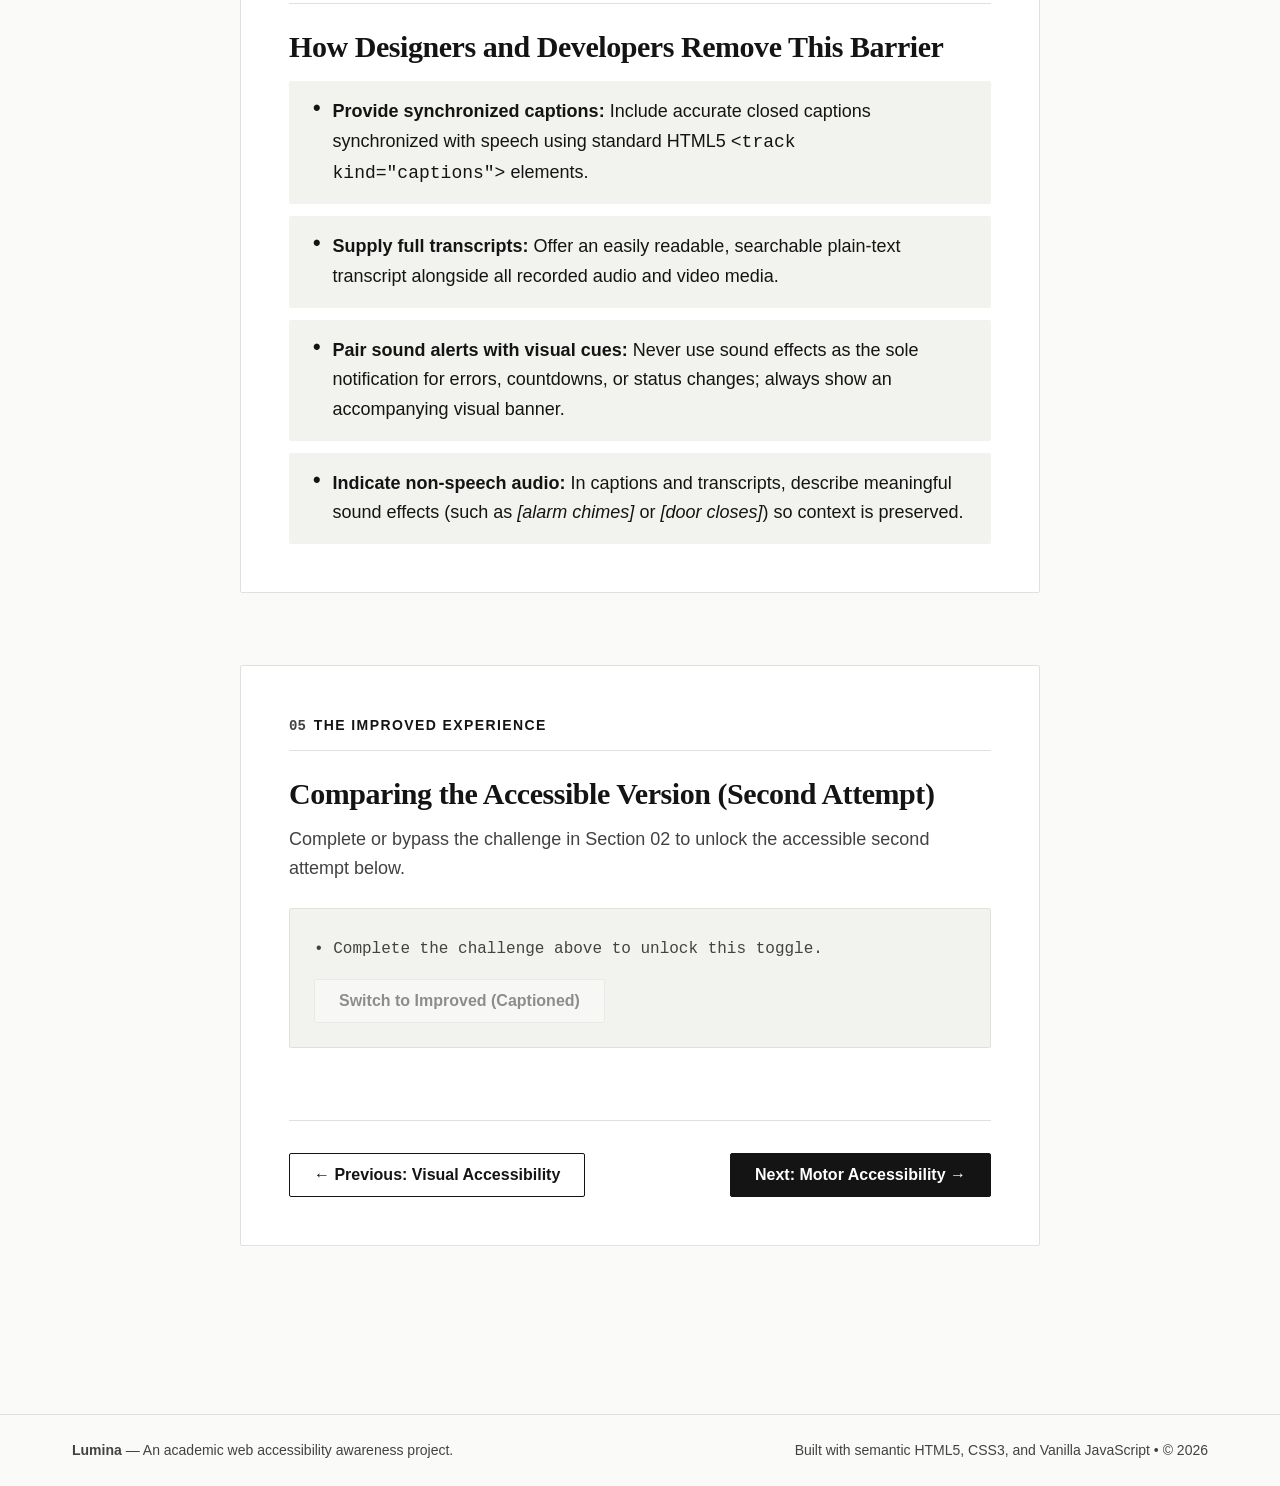
<file: hearing.html>
<!DOCTYPE html>
<html lang="en">
<head>
  <meta charset="UTF-8">
  <meta name="viewport" content="width=device-width, initial-scale=1.0">
  <title>Hearing Accessibility — Lumina</title>
  <meta name="description" content="Explore how spoken audio without captions or text alternatives creates barriers for people who are deaf or hard of hearing.">
  <link rel="stylesheet" href="css/style.css">
  <link rel="stylesheet" href="css/topics.css">
</head>
<body>

  <!-- Accessible Skip Link (WCAG 2.4.1) -->
  <a href="#main-content" class="skip-link">Skip to main content</a>

  <!-- Site Header -->
  <header class="site-header">
    <div class="header-container">
      <a href="index.html" class="site-logo" aria-label="Lumina Home">
        <span class="logo-text">Lumina</span>
        <span class="logo-tag">/ Hearing</span>
      </a>

      <button class="nav-toggle" type="button" aria-expanded="false" aria-label="Open navigation">
        Menu
      </button>

      <nav class="primary-nav" aria-label="Primary Navigation">
        <ul class="nav-list">
          <li><a href="index.html" class="nav-link">Overview</a></li>
          <li><a href="visual.html" class="nav-link">Visual</a></li>
          <li><a href="hearing.html" class="nav-link" aria-current="page">Hearing</a></li>
          <li><a href="motor.html" class="nav-link">Motor</a></li>
          <li><a href="cognitive-language.html" class="nav-link">Cognitive &amp; Language</a></li>
        </ul>
      </nav>
    </div>
  </header>

  <!-- Main Content Landmark -->
  <main id="main-content" class="main-content">
    
    <!-- Topic Header -->
    <header class="topic-header">
      <div class="container-editorial">
        <div class="topic-meta">
          <span>Topic 02 &mdash; Hearing Accessibility</span>
          <span>Captions &amp; Auditory Alternatives</span>
        </div>
        <h1>Hearing Accessibility: Beyond the Soundwave</h1>
        <p class="lead-text">
          Spoken audio is widely used for video lectures, emergency public announcements, and collaborative meetings. When spoken information lacks synchronized text alternatives, millions of people are excluded from essential communication.
        </p>
      </div>
    </header>

    <div class="container-editorial">
      <div class="topic-flow">

        <!-- 1. Empathetic Introduction -->
        <section class="topic-section" aria-labelledby="intro-heading">
          <div class="section-label">
            <span class="section-num">01</span>
            <span class="section-heading-text">The Lived Barrier</span>
          </div>
          <h2 id="intro-heading" style="font-size: var(--text-xl); margin-bottom: var(--space-md);">
            When Crucial Spoken Words Leave No Trace on Screen
          </h2>
          <p>
            More than 430 million people worldwide live with disabling hearing loss. This encompasses individuals who are profoundly deaf, people who are hard of hearing and use hearing aids, and older adults experiencing age-related hearing decline. In addition, millions of people browse in quiet study halls, offices, or loud commutes where audio cannot be heard.
          </p>
          <p>
            When a digital service delivers critical directions&mdash;such as a gate change at an airport, an emergency evacuation protocol, or instructions in an educational lecture&mdash;solely through spoken dialogue without synchronized captions, deaf and hard-of-hearing individuals are placed at an immediate disadvantage. They cannot participate equitably and are forced to guess or seek external help.
          </p>
        </section>

        <!-- 2. The Interactive Challenge (Isolated Sandbox) -->
        <section class="topic-section" aria-labelledby="challenge-heading">
          <div class="section-label">
            <span class="section-num">02</span>
            <span class="section-heading-text">The Interactive Challenge</span>
          </div>
          <h2 id="challenge-heading" style="font-size: var(--text-xl); margin-bottom: var(--space-sm);">
            The Silent Emergency Transit Broadcast
          </h2>
          <p class="text-muted" style="font-size: var(--text-base); margin-bottom: var(--space-md);">
            In this challenge, spoken information is deliberately withheld to demonstrate the barrier of audio-only communication.
          </p>

          <div class="challenge-sandbox" role="region" aria-label="Hearing accessibility challenge sandbox">
            <div class="sandbox-header">
              <span class="sandbox-badge">
                Isolated Barrier Simulation
              </span>
              <button type="button" class="btn btn-outline btn-sm" id="btn-skip-hearing-challenge">
                Skip Simulation / View Explanation
              </button>
            </div>

            <div class="sandbox-instructions">
              <p>
                <strong>The Task:</strong> You are waiting at a central terminal for the express airport rail. A live broadcast begins with an urgent update.
              </p>
              <p style="margin: 0; color: var(--color-text-muted);">
                In this inaccessible interface, the announcement is communicated through spoken speech without any captions or text on screen. Press <em>"Play Broadcast"</em> below and attempt to answer where passengers must board.
              </p>
            </div>

            <!-- Original Problematic Display Area -->
            <div id="hearing-original-display">
              <div class="silent-broadcast-frame">
                <span class="audio-track-status">[Live Terminal Broadcast Channel]</span>
                
                <div class="silent-media-screen">
                  <span id="silent-screen-indicator" style="font-family: var(--font-mono); font-size: var(--text-sm); color: #B0B0AA;">
                    [Press "Play Broadcast" to start scene &bull; Audio track will run silently]
                  </span>
                </div>

                <button type="button" class="btn btn-subtle btn-sm" id="btn-play-silent-broadcast">
                  ▶ Play Broadcast (Audio Only)
                </button>
              </div>

              <!-- Decision Form -->
              <form id="hearing-attempt-form" style="margin-top: var(--space-lg);">
                <fieldset style="border: 1px solid var(--color-border); padding: var(--space-md); border-radius: var(--radius-sm);">
                  <legend style="padding: 0 var(--space-xs); font-weight: 700; font-size: var(--text-sm);">
                    Where must passengers board according to the broadcast?
                  </legend>

                  <div style="display: flex; flex-direction: column; gap: var(--space-xs); margin: var(--space-md) 0;">
                    <label style="display: flex; align-items: center; gap: var(--space-xs); font-size: var(--text-sm); cursor: pointer;">
                      <input type="radio" name="transit_gate" value="gate_4"> Gate 4 (Underground Concourse)
                    </label>
                    <label style="display: flex; align-items: center; gap: var(--space-xs); font-size: var(--text-sm); cursor: pointer;">
                      <input type="radio" name="transit_gate" value="west_annex"> Shuttle Bus at West Annex Bay 2
                    </label>
                    <label style="display: flex; align-items: center; gap: var(--space-xs); font-size: var(--text-sm); cursor: pointer;">
                      <input type="radio" name="transit_gate" value="platform_1"> Platform 1 (Main Hall)
                    </label>
                  </div>

                  <button type="submit" class="btn btn-primary btn-sm">
                    Confirm Transit Decision
                  </button>
                </fieldset>
              </form>
            </div>

            <!-- Feedback Box & In-Place Completion Notification -->
            <div id="hearing-challenge-feedback" class="challenge-status-box" aria-live="polite"></div>
          </div>
        </section>

        <!-- 3. Real-Life Explanation Section -->
        <section class="topic-section" aria-labelledby="explanation-heading">
          <div class="section-label">
            <span class="section-num">03</span>
            <span class="section-heading-text">Connecting to Everyday Life</span>
          </div>
          <h2 id="explanation-heading" style="font-size: var(--text-xl); margin-bottom: var(--space-md);">
            The Isolation of Uncaptioned Audio
          </h2>
          <div class="explanation-panel">
            <p>
              When websites and web applications deliver spoken information without text alternatives, people who cannot hear are completely excluded. In public transit hubs, missing an auditory gate announcement can cause missed flights, strand commuters, or pose acute safety hazards during emergency evacuations.
            </p>
            <p>
              In educational and professional contexts, uncaptioned videos and audio presentations lock deaf students and employees out of core learning materials and discussions. Providing synchronized captions is not an optional aesthetic addition; it is the fundamental bridge that guarantees equal access to spoken culture.
            </p>
          </div>
        </section>

        <!-- 4. Practical Solutions (Concise Bullet Points) -->
        <section class="topic-section" aria-labelledby="solutions-heading">
          <div class="section-label">
            <span class="section-num">04</span>
            <span class="section-heading-text">Practical Solutions</span>
          </div>
          <h2 id="solutions-heading" style="font-size: var(--text-xl); margin-bottom: var(--space-md);">
            How Designers and Developers Remove This Barrier
          </h2>
          <ul class="solutions-list">
            <li>
              <span class="solution-bullet">&bull;</span>
              <div>
                <strong>Provide synchronized captions:</strong> Include accurate closed captions synchronized with speech using standard HTML5 <code>&lt;track kind="captions"&gt;</code> elements.
              </div>
            </li>
            <li>
              <span class="solution-bullet">&bull;</span>
              <div>
                <strong>Supply full transcripts:</strong> Offer an easily readable, searchable plain-text transcript alongside all recorded audio and video media.
              </div>
            </li>
            <li>
              <span class="solution-bullet">&bull;</span>
              <div>
                <strong>Pair sound alerts with visual cues:</strong> Never use sound effects as the sole notification for errors, countdowns, or status changes; always show an accompanying visual banner.
              </div>
            </li>
            <li>
              <span class="solution-bullet">&bull;</span>
              <div>
                <strong>Indicate non-speech audio:</strong> In captions and transcripts, describe meaningful sound effects (such as <em>[alarm chimes]</em> or <em>[door closes]</em>) so context is preserved.
              </div>
            </li>
          </ul>
        </section>

        <!-- 5. Gated Improved Experience (Second Attempt) -->
        <section class="topic-section" aria-labelledby="improved-heading">
          <div class="section-label">
            <span class="section-num">05</span>
            <span class="section-heading-text">The Improved Experience</span>
          </div>
          <h2 id="improved-heading" style="font-size: var(--text-xl); margin-bottom: var(--space-sm);">
            Comparing the Accessible Version (Second Attempt)
          </h2>
          <p class="text-muted" style="font-size: var(--text-base); margin-bottom: var(--space-lg);">
            Complete or bypass the challenge in Section 02 to unlock the accessible second attempt below.
          </p>

          <div class="gated-toggle-wrapper">
            <div class="toggle-header">
              <div>
                <span id="hearing-gate-status" class="gate-status-msg">
                  &bull; Complete the challenge above to unlock this toggle.
                </span>
              </div>
              <div class="switch-control">
                <button type="button" 
                        class="toggle-btn" 
                        id="hearing-toggle-btn" 
                        disabled 
                        aria-disabled="true" 
                        aria-pressed="false">
                  Switch to Improved (Captioned)
                </button>
              </div>
            </div>

            <!-- Improved Experience Card with Second Attempt Task -->
            <div id="hearing-improved-display" class="improved-display-card">
              <span class="eyebrow" style="color: var(--color-success);">&check; Synchronized Captioned Broadcast</span>
              <h3 style="margin-bottom: var(--space-xs);">Live Transit Update &mdash; Express Rail (Try the Task Again)</h3>
              
              <!-- Visual Alert Banner -->
              <div id="visual-status-banner-improved" style="display: none; background-color: var(--color-surface-muted); border-left: 3px solid var(--color-text); padding: var(--space-md); margin: var(--space-md) 0;" role="status">
                <p style="font-weight: 700; font-size: var(--text-base); margin-bottom: 2px;">
                  ⚠️ Track Maintenance Notice
                </p>
                <p style="font-size: var(--text-base); margin: 0; color: var(--color-text);">
                  Due to emergency rail inspection on Platform 1, all passengers for the Northbound Express must board the replacement bus at <strong>West Annex Bay 2</strong>.
                </p>
              </div>

              <!-- Live Captions Box -->
              <div id="live-caption-display" style="display: none; background-color: #1A1A18; color: #FFFFFF; padding: var(--space-md); border-radius: var(--radius-sm); font-size: var(--text-base); text-align: center; margin-bottom: var(--space-md);"></div>

              <div style="margin-bottom: var(--space-md);">
                <button type="button" class="btn btn-primary btn-sm" id="btn-play-captioned-broadcast">
                  ▶ Play Announcement with Captions
                </button>
              </div>

              <!-- Collapsible Full Transcript -->
              <details style="border: 1px solid var(--color-border); border-radius: var(--radius-sm); padding: var(--space-sm); font-size: var(--text-sm); margin-bottom: var(--space-lg);">
                <summary style="font-weight: 600; cursor: pointer;">
                  📄 View Full Spoken Transcript
                </summary>
                <div style="padding-top: var(--space-sm); color: var(--color-text-muted); line-height: 1.7;">
                  <p><strong>[00:00 &bull; Chime Sounds]</strong></p>
                  <p><strong>Announcer:</strong> &ldquo;Attention all passengers: Track 1 is temporarily closed due to an unscheduled track inspection. All northbound airport express services will now depart via shuttle bus from West Annex Bay 2. Ground staff are stationed at Exit B to assist with luggage.&rdquo;</p>
                </div>
              </details>

              <!-- Interactive Decision Form in the Improved Experience -->
              <form id="hearing-improved-attempt-form" style="margin-top: var(--space-lg);">
                <fieldset style="border: 1px solid var(--color-border); padding: var(--space-md); border-radius: var(--radius-sm); background: var(--color-surface);">
                  <legend style="padding: 0 var(--space-xs); font-weight: 700; font-size: var(--text-sm);">
                    Where must passengers board according to the captioned broadcast?
                  </legend>

                  <div style="display: flex; flex-direction: column; gap: var(--space-xs); margin: var(--space-md) 0;">
                    <label style="display: flex; align-items: center; gap: var(--space-xs); font-size: var(--text-sm); cursor: pointer;">
                      <input type="radio" name="imp_transit_gate" value="gate_4"> Gate 4 (Underground Concourse)
                    </label>
                    <label style="display: flex; align-items: center; gap: var(--space-xs); font-size: var(--text-sm); cursor: pointer;">
                      <input type="radio" name="imp_transit_gate" value="west_annex"> Shuttle Bus at West Annex Bay 2
                    </label>
                    <label style="display: flex; align-items: center; gap: var(--space-xs); font-size: var(--text-sm); cursor: pointer;">
                      <input type="radio" name="imp_transit_gate" value="platform_1"> Platform 1 (Main Hall)
                    </label>
                  </div>

                  <button type="submit" class="btn btn-primary btn-sm">
                    Confirm Transit Decision
                  </button>
                  <div id="hearing-improved-feedback" style="margin-top: var(--space-md); padding: var(--space-md); font-size: var(--text-sm); display: none;" aria-live="polite"></div>
                </fieldset>
              </form>

              <div style="border-top: 1px solid var(--color-border); padding-top: var(--space-md); margin-top: var(--space-md); font-size: var(--text-sm); color: var(--color-text-muted);">
                <strong>Why this version succeeds:</strong> Spoken directions are paired immediately with synchronized captions and an on-screen visual alert banner. Visitors who are deaf, hard of hearing, or browsing in sound-sensitive environments have equal, independent access.
              </div>
            </div>
          </div>

          <!-- Bottom Navigation -->
          <nav class="topic-nav-footer" aria-label="Experience pagination">
            <a href="visual.html" class="btn btn-outline">
              &larr; Previous: Visual Accessibility
            </a>
            <a href="motor.html" class="btn btn-primary">
              Next: Motor Accessibility &rarr;
            </a>
          </nav>
        </section>

      </div>
    </div>
  </main>

  <!-- Minimal Single-Line Footer -->
  <footer class="site-footer">
    <div class="footer-container">
      <span><strong>Lumina</strong> &mdash; An academic web accessibility awareness project.</span>
      <span>Built with semantic HTML5, CSS3, and Vanilla JavaScript &bull; &copy; 2026</span>
    </div>
  </footer>

  <!-- Scripts -->
  <script src="js/main.js"></script>
  <script src="js/hearing.js"></script>
</body>
</html>
</file>
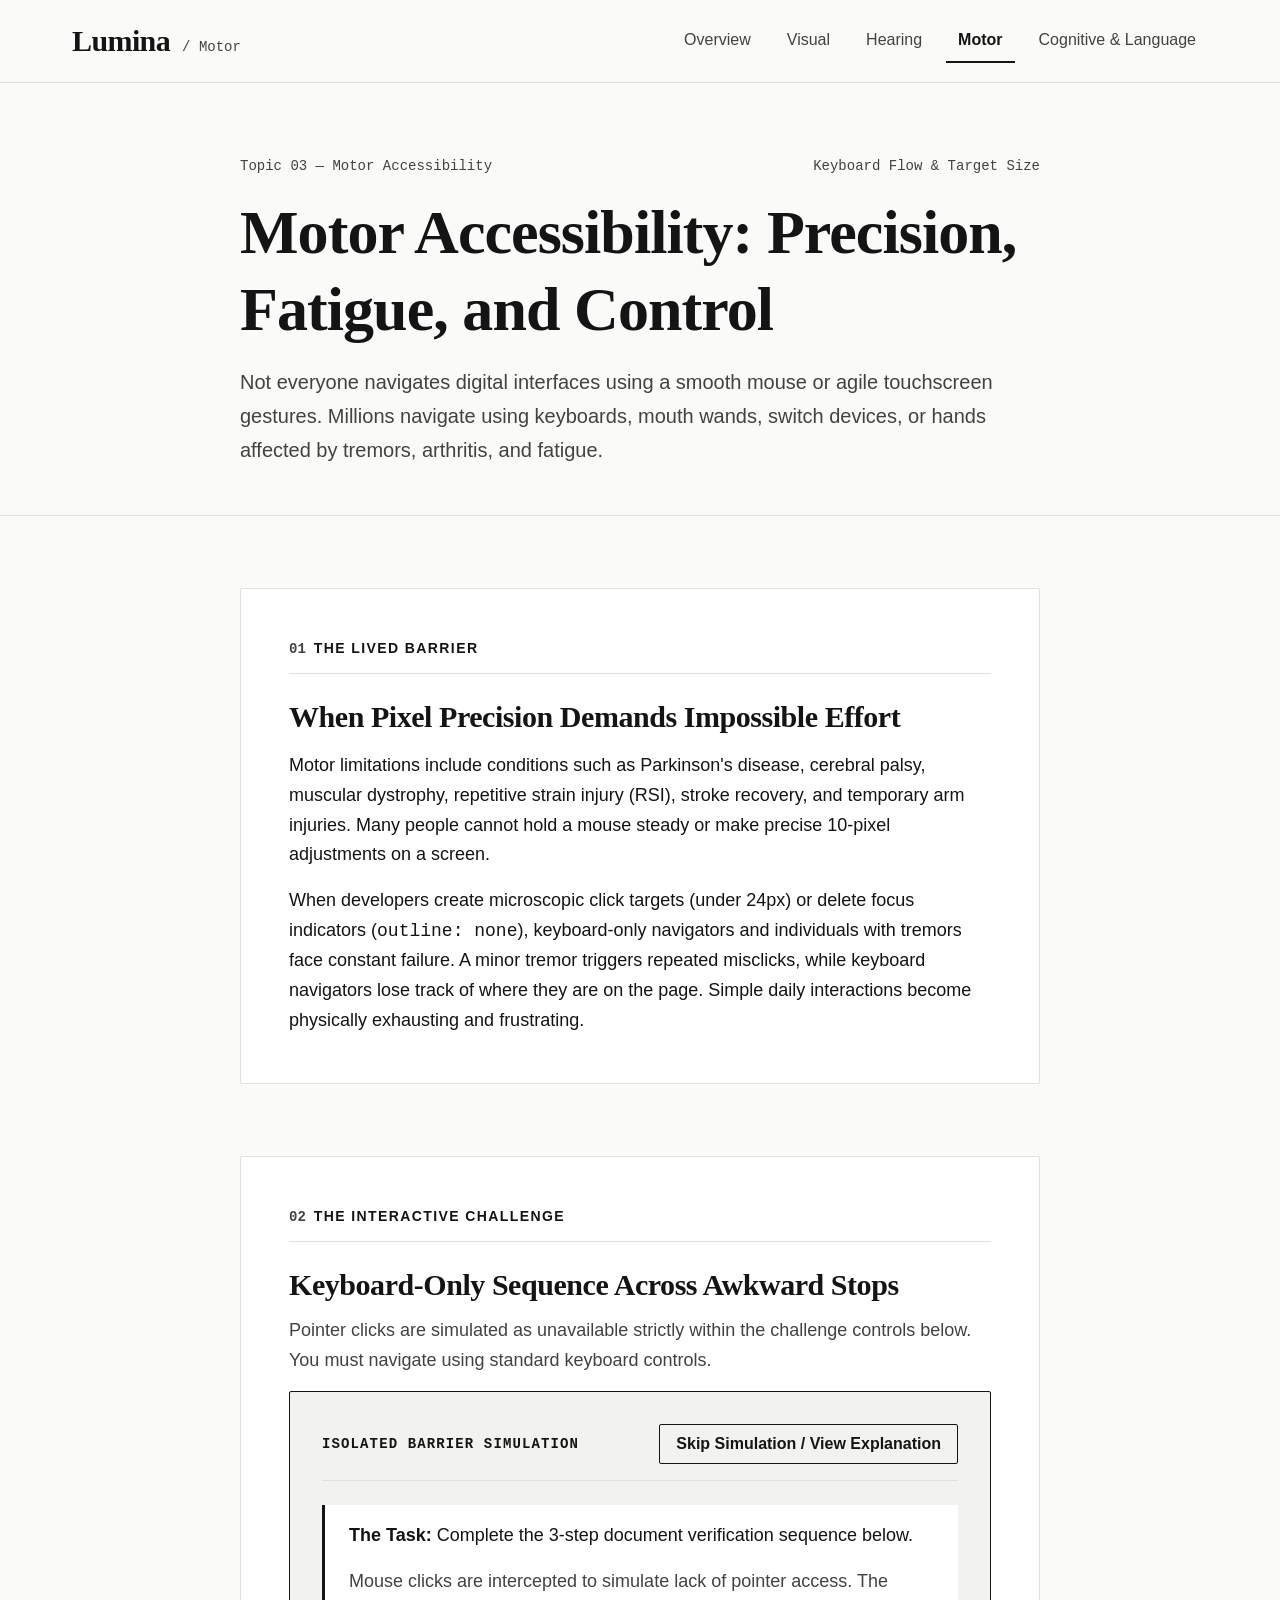
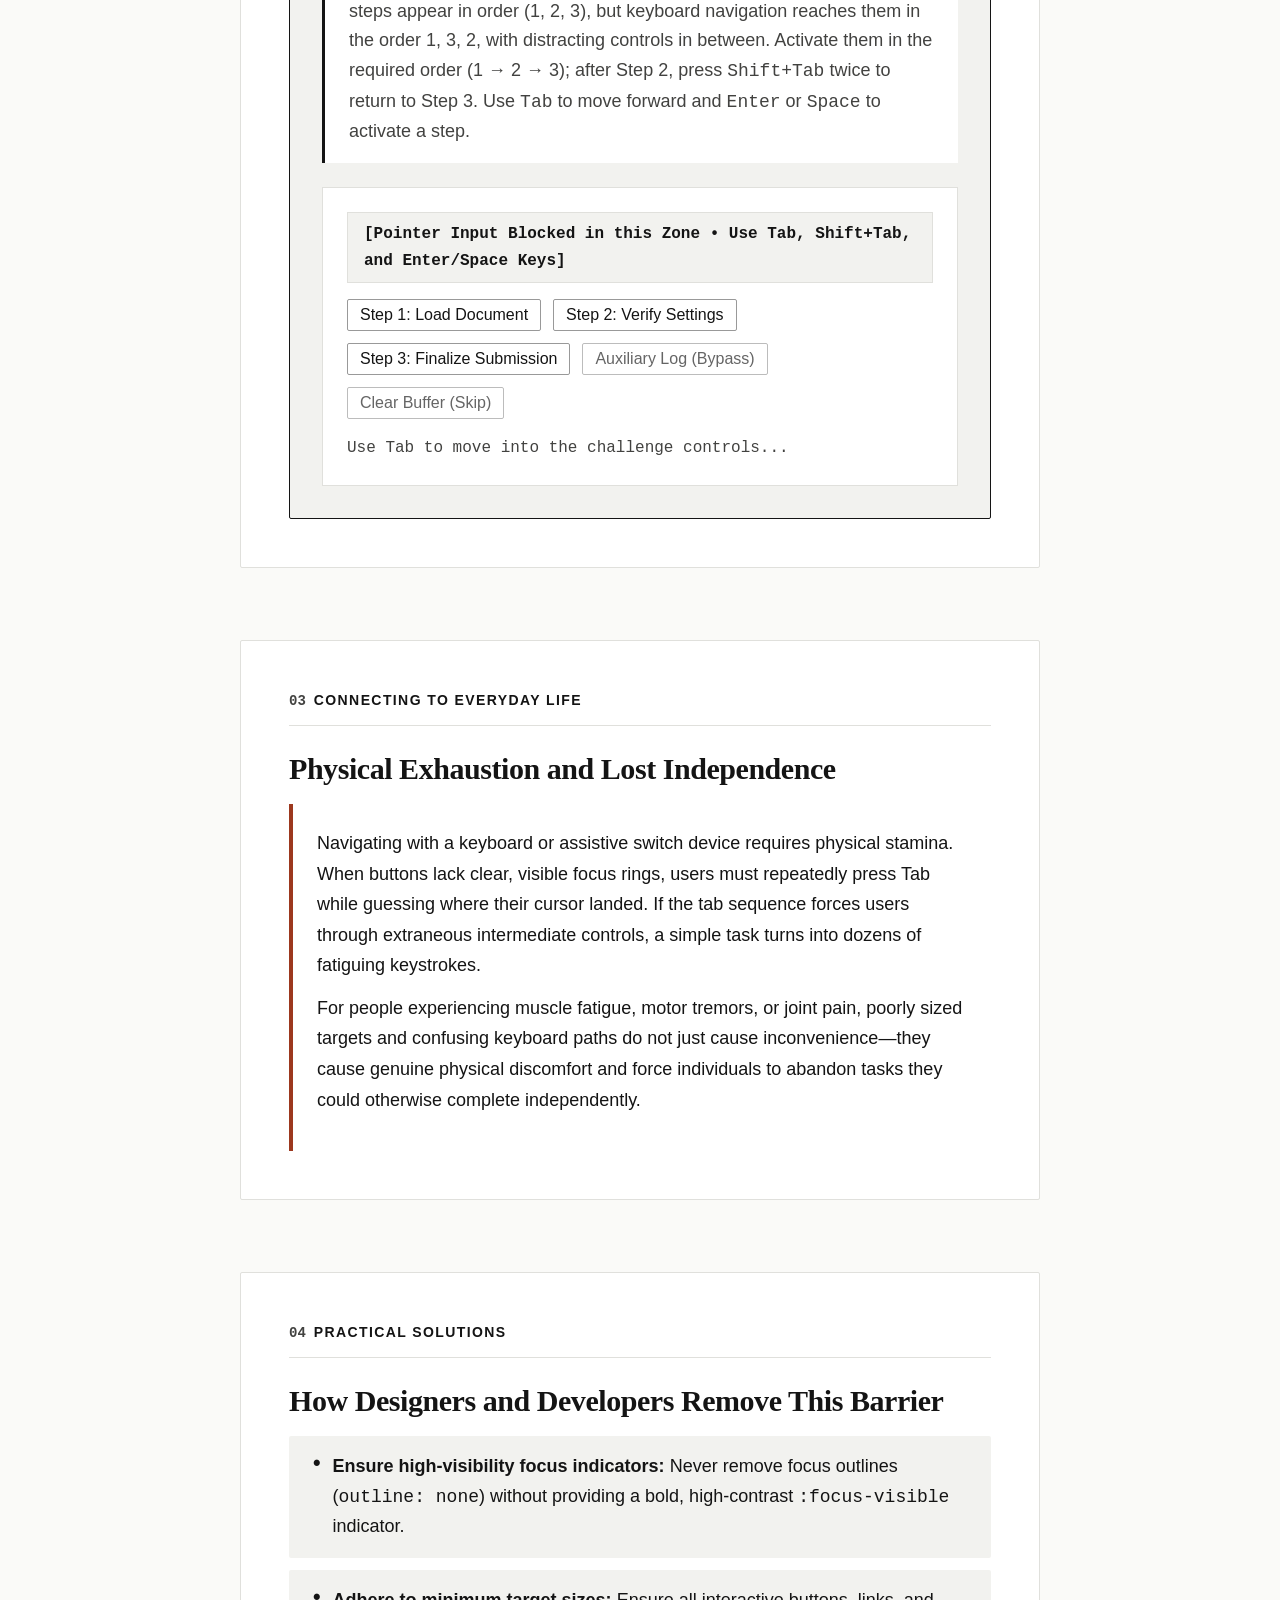
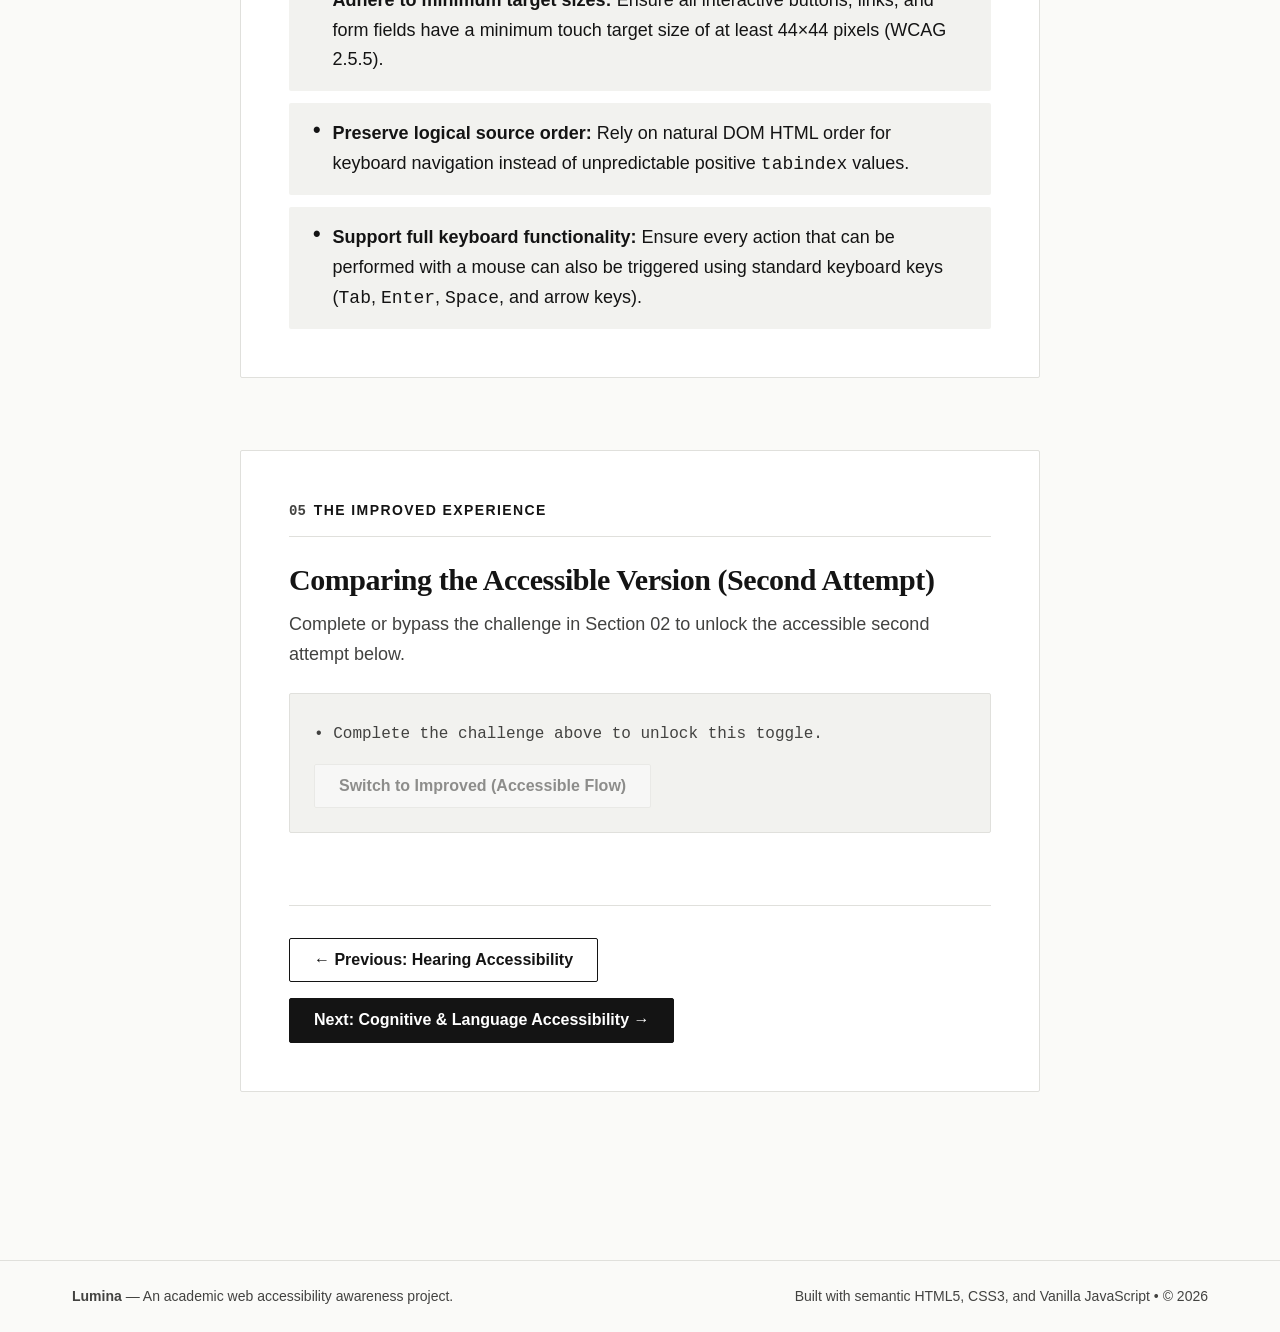
<file: motor.html>
<!DOCTYPE html>
<html lang="en">
<head>
  <meta charset="UTF-8">
  <meta name="viewport" content="width=device-width, initial-scale=1.0">
  <title>Motor Accessibility — Lumina</title>
  <meta name="description" content="Explore how small click targets and broken keyboard navigation create physical fatigue and exclusion for people with motor impairments.">
  <link rel="stylesheet" href="css/style.css">
  <link rel="stylesheet" href="css/topics.css">
</head>
<body>

  <!-- Accessible Skip Link (WCAG 2.4.1) -->
  <a href="#main-content" class="skip-link">Skip to main content</a>

  <!-- Site Header -->
  <header class="site-header">
    <div class="header-container">
      <a href="index.html" class="site-logo" aria-label="Lumina Home">
        <span class="logo-text">Lumina</span>
        <span class="logo-tag">/ Motor</span>
      </a>

      <button class="nav-toggle" type="button" aria-expanded="false" aria-label="Open navigation">
        Menu
      </button>

      <nav class="primary-nav" aria-label="Primary Navigation">
        <ul class="nav-list">
          <li><a href="index.html" class="nav-link">Overview</a></li>
          <li><a href="visual.html" class="nav-link">Visual</a></li>
          <li><a href="hearing.html" class="nav-link">Hearing</a></li>
          <li><a href="motor.html" class="nav-link" aria-current="page">Motor</a></li>
          <li><a href="cognitive-language.html" class="nav-link">Cognitive &amp; Language</a></li>
        </ul>
      </nav>
    </div>
  </header>

  <!-- Main Content Landmark -->
  <main id="main-content" class="main-content">
    
    <!-- Topic Header -->
    <header class="topic-header">
      <div class="container-editorial">
        <div class="topic-meta">
          <span>Topic 03 &mdash; Motor Accessibility</span>
          <span>Keyboard Flow &amp; Target Size</span>
        </div>
        <h1>Motor Accessibility: Precision, Fatigue, and Control</h1>
        <p class="lead-text">
          Not everyone navigates digital interfaces using a smooth mouse or agile touchscreen gestures. Millions navigate using keyboards, mouth wands, switch devices, or hands affected by tremors, arthritis, and fatigue.
        </p>
      </div>
    </header>

    <div class="container-editorial">
      <div class="topic-flow">

        <!-- 1. Empathetic Introduction -->
        <section class="topic-section" aria-labelledby="intro-heading">
          <div class="section-label">
            <span class="section-num">01</span>
            <span class="section-heading-text">The Lived Barrier</span>
          </div>
          <h2 id="intro-heading" style="font-size: var(--text-xl); margin-bottom: var(--space-md);">
            When Pixel Precision Demands Impossible Effort
          </h2>
          <p>
            Motor limitations include conditions such as Parkinson's disease, cerebral palsy, muscular dystrophy, repetitive strain injury (RSI), stroke recovery, and temporary arm injuries. Many people cannot hold a mouse steady or make precise 10-pixel adjustments on a screen.
          </p>
          <p>
            When developers create microscopic click targets (under 24px) or delete focus indicators (<code>outline: none</code>), keyboard-only navigators and individuals with tremors face constant failure. A minor tremor triggers repeated misclicks, while keyboard navigators lose track of where they are on the page. Simple daily interactions become physically exhausting and frustrating.
          </p>
        </section>

        <!-- 2. The Interactive Challenge (Isolated Sandbox) -->
        <section class="topic-section" aria-labelledby="challenge-heading">
          <div class="section-label">
            <span class="section-num">02</span>
            <span class="section-heading-text">The Interactive Challenge</span>
          </div>
          <h2 id="challenge-heading" style="font-size: var(--text-xl); margin-bottom: var(--space-sm);">
            Keyboard-Only Sequence Across Awkward Stops
          </h2>
          <p class="text-muted" style="font-size: var(--text-base); margin-bottom: var(--space-md);">
            Pointer clicks are simulated as unavailable strictly within the challenge controls below. You must navigate using standard keyboard controls.
          </p>

          <div class="challenge-sandbox" role="region" aria-label="Motor accessibility challenge sandbox">
            <div class="sandbox-header">
              <span class="sandbox-badge">
                Isolated Barrier Simulation
              </span>
              <button type="button" class="btn btn-outline btn-sm" id="btn-skip-motor-challenge">
                Skip Simulation / View Explanation
              </button>
            </div>

            <div class="sandbox-instructions">
              <p>
                <strong>The Task:</strong> Complete the 3-step document verification sequence below.
              </p>
              <p style="margin: 0; color: var(--color-text-muted);">
                Mouse clicks are intercepted to simulate lack of pointer access. The steps appear in order (1, 2, 3), but keyboard navigation reaches them in the order 1, 3, 2, with distracting controls in between. Activate them in the required order (1 &rarr; 2 &rarr; 3); after Step 2, press <kbd>Shift+Tab</kbd> twice to return to Step 3. Use <kbd>Tab</kbd> to move forward and <kbd>Enter</kbd> or <kbd>Space</kbd> to activate a step.
              </p>
            </div>

            <!-- Original Problematic Display Area -->
            <div id="motor-original-display">
              <div class="pointer-suppressed-area">
                <div class="pointer-warning-banner">
                  [Pointer Input Blocked in this Zone &bull; Use Tab, Shift+Tab, and Enter/Space Keys]
                </div>

                <!-- Deliberately mismatched task and tab order, cramped targets, awkward stops -->
                <div id="motor-controls-container" class="pointer-suppressed-controls">
                  <div class="motor-challenge-controls" style="display: flex; gap: var(--space-sm); flex-wrap: wrap; align-items: center;">
                    <!-- Step 1 -->
                    <button type="button" 
                            id="motor-step-1" 
                            class="awkward-btn motor-visual-order-1">
                      Step 1: Load Document
                    </button>

                    <!-- Distracting intermediate option in natural DOM order -->
                    <button type="button" 
                            class="awkward-btn motor-visual-order-4"
                            style="opacity: 0.65;">
                      Auxiliary Log (Bypass)
                    </button>

                    <!-- Step 3 appears before Step 2 in tab order on purpose -->
                    <button type="button"
                            id="motor-step-3"
                            class="awkward-btn motor-visual-order-3">
                      Step 3: Finalize Submission
                    </button>

                    <!-- Second intermediate control -->
                    <button type="button" 
                            class="awkward-btn motor-visual-order-5"
                            style="opacity: 0.65;">
                      Clear Buffer (Skip)
                    </button>

                    <!-- Step 2 (Has intentionally faint focus indicator via CSS) -->
                    <button type="button"
                            id="motor-step-2"
                            class="awkward-btn faint-focus motor-visual-order-2">
                      Step 2: Verify Settings
                    </button>
                  </div>
                </div>

                <div id="motor-keyboard-feedback" style="margin-top: var(--space-md); font-family: var(--font-mono); font-size: var(--text-sm); color: var(--color-text-muted);" aria-live="polite">
                  Use Tab to move into the challenge controls...
                </div>
              </div>
            </div>

            <!-- Feedback Box & Completion Notice (In-place, no auto-scrolling) -->
            <div id="motor-challenge-feedback" class="challenge-status-box" aria-live="polite"></div>
          </div>
        </section>

        <!-- 3. Real-Life Explanation Section -->
        <section class="topic-section" aria-labelledby="explanation-heading">
          <div class="section-label">
            <span class="section-num">03</span>
            <span class="section-heading-text">Connecting to Everyday Life</span>
          </div>
          <h2 id="explanation-heading" style="font-size: var(--text-xl); margin-bottom: var(--space-md);">
            Physical Exhaustion and Lost Independence
          </h2>
          <div class="explanation-panel">
            <p>
              Navigating with a keyboard or assistive switch device requires physical stamina. When buttons lack clear, visible focus rings, users must repeatedly press Tab while guessing where their cursor landed. If the tab sequence forces users through extraneous intermediate controls, a simple task turns into dozens of fatiguing keystrokes.
            </p>
            <p>
              For people experiencing muscle fatigue, motor tremors, or joint pain, poorly sized targets and confusing keyboard paths do not just cause inconvenience&mdash;they cause genuine physical discomfort and force individuals to abandon tasks they could otherwise complete independently.
            </p>
          </div>
        </section>

        <!-- 4. Practical Solutions (Concise Bullet Points) -->
        <section class="topic-section" aria-labelledby="solutions-heading">
          <div class="section-label">
            <span class="section-num">04</span>
            <span class="section-heading-text">Practical Solutions</span>
          </div>
          <h2 id="solutions-heading" style="font-size: var(--text-xl); margin-bottom: var(--space-md);">
            How Designers and Developers Remove This Barrier
          </h2>
          <ul class="solutions-list">
            <li>
              <span class="solution-bullet">&bull;</span>
              <div>
                <strong>Ensure high-visibility focus indicators:</strong> Never remove focus outlines (<code>outline: none</code>) without providing a bold, high-contrast <code>:focus-visible</code> indicator.
              </div>
            </li>
            <li>
              <span class="solution-bullet">&bull;</span>
              <div>
                <strong>Adhere to minimum target sizes:</strong> Ensure all interactive buttons, links, and form fields have a minimum touch target size of at least 44&times;44 pixels (WCAG 2.5.5).
              </div>
            </li>
            <li>
              <span class="solution-bullet">&bull;</span>
              <div>
                <strong>Preserve logical source order:</strong> Rely on natural DOM HTML order for keyboard navigation instead of unpredictable positive <code>tabindex</code> values.
              </div>
            </li>
            <li>
              <span class="solution-bullet">&bull;</span>
              <div>
                <strong>Support full keyboard functionality:</strong> Ensure every action that can be performed with a mouse can also be triggered using standard keyboard keys (<kbd>Tab</kbd>, <kbd>Enter</kbd>, <kbd>Space</kbd>, and arrow keys).
              </div>
            </li>
          </ul>
        </section>

        <!-- 5. Gated Improved Experience (Second Attempt) -->
        <section class="topic-section" aria-labelledby="improved-heading">
          <div class="section-label">
            <span class="section-num">05</span>
            <span class="section-heading-text">The Improved Experience</span>
          </div>
          <h2 id="improved-heading" style="font-size: var(--text-xl); margin-bottom: var(--space-sm);">
            Comparing the Accessible Version (Second Attempt)
          </h2>
          <p class="text-muted" style="font-size: var(--text-base); margin-bottom: var(--space-lg);">
            Complete or bypass the challenge in Section 02 to unlock the accessible second attempt below.
          </p>

          <div class="gated-toggle-wrapper">
            <div class="toggle-header">
              <div>
                <span id="motor-gate-status" class="gate-status-msg">
                  &bull; Complete the challenge above to unlock this toggle.
                </span>
              </div>
              <div class="switch-control">
                <button type="button" 
                        class="toggle-btn" 
                        id="motor-toggle-btn" 
                        disabled 
                        aria-disabled="true" 
                        aria-pressed="false">
                  Switch to Improved (Accessible Flow)
                </button>
              </div>
            </div>

            <!-- Improved Experience Card with Second Attempt Task -->
            <div id="motor-improved-display" class="improved-display-card">
              <span class="eyebrow" style="color: var(--color-success);">&check; Accessible Action Sequence</span>
              <h3 style="margin-bottom: var(--space-xs);">Document Verification Toolbar (Try the Task Again)</h3>
              
              <p style="font-size: var(--text-base); color: var(--color-text-muted); margin-bottom: var(--space-md);">
                Try completing the sequence below. Both pointer and keyboard navigation are fully supported. Controls feature generous 48px target heights, natural sequential tab order, and prominent focus indicators:
              </p>

              <!-- Interactive Second Attempt Controls -->
              <div style="display: flex; gap: var(--space-md); flex-wrap: wrap;">
                <button type="button" id="motor-improved-step-1" class="accessible-action-btn">
                  1. Load Document
                </button>
                <button type="button" id="motor-improved-step-2" class="accessible-action-btn">
                  2. Verify Settings
                </button>
                <button type="button" id="motor-improved-step-3" class="accessible-action-btn">
                  3. Finalize Submission
                </button>
              </div>

              <div id="motor-improved-feedback" style="margin-top: var(--space-md); padding: var(--space-md); background-color: var(--color-surface-muted); font-size: var(--text-sm); display: none;" aria-live="polite"></div>

              <div style="border-top: 1px solid var(--color-border); padding-top: var(--space-md); margin-top: var(--space-md); font-size: var(--text-sm); color: var(--color-text-muted);">
                <strong>Why this version succeeds:</strong> Both mouse users and keyboard navigators can activate controls with ease. Targets are spacious, the tab order flows naturally from left to right without intermediate traps, and clear focus indicators ensure users never lose their position.
              </div>
            </div>
          </div>

          <!-- Bottom Navigation -->
          <nav class="topic-nav-footer" aria-label="Experience pagination">
            <a href="hearing.html" class="btn btn-outline">
              &larr; Previous: Hearing Accessibility
            </a>
            <a href="cognitive-language.html" class="btn btn-primary">
              Next: Cognitive &amp; Language Accessibility &rarr;
            </a>
          </nav>
        </section>

      </div>
    </div>
  </main>

  <!-- Minimal Single-Line Footer -->
  <footer class="site-footer">
    <div class="footer-container">
      <span><strong>Lumina</strong> &mdash; An academic web accessibility awareness project.</span>
      <span>Built with semantic HTML5, CSS3, and Vanilla JavaScript &bull; &copy; 2026</span>
    </div>
  </footer>

  <!-- Scripts -->
  <script src="js/main.js"></script>
  <script src="js/motor.js"></script>
</body>
</html>
</file>
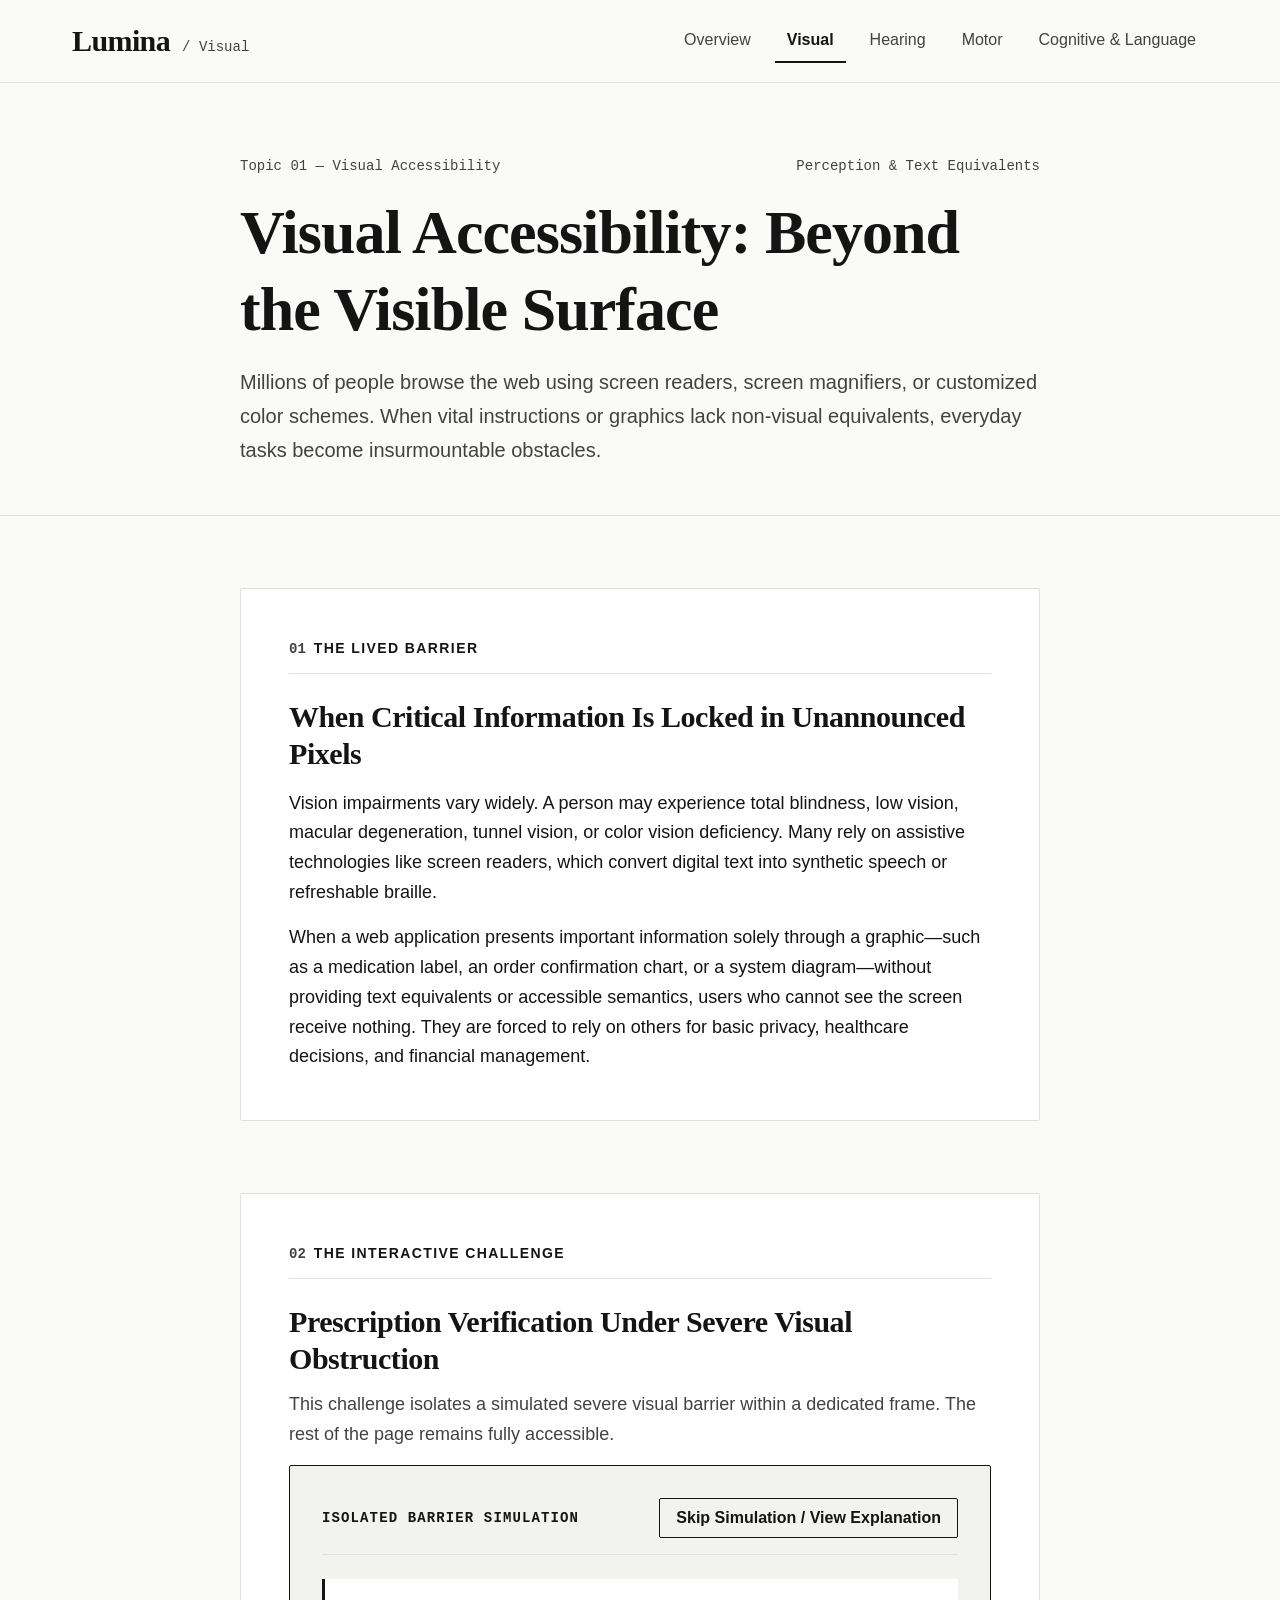
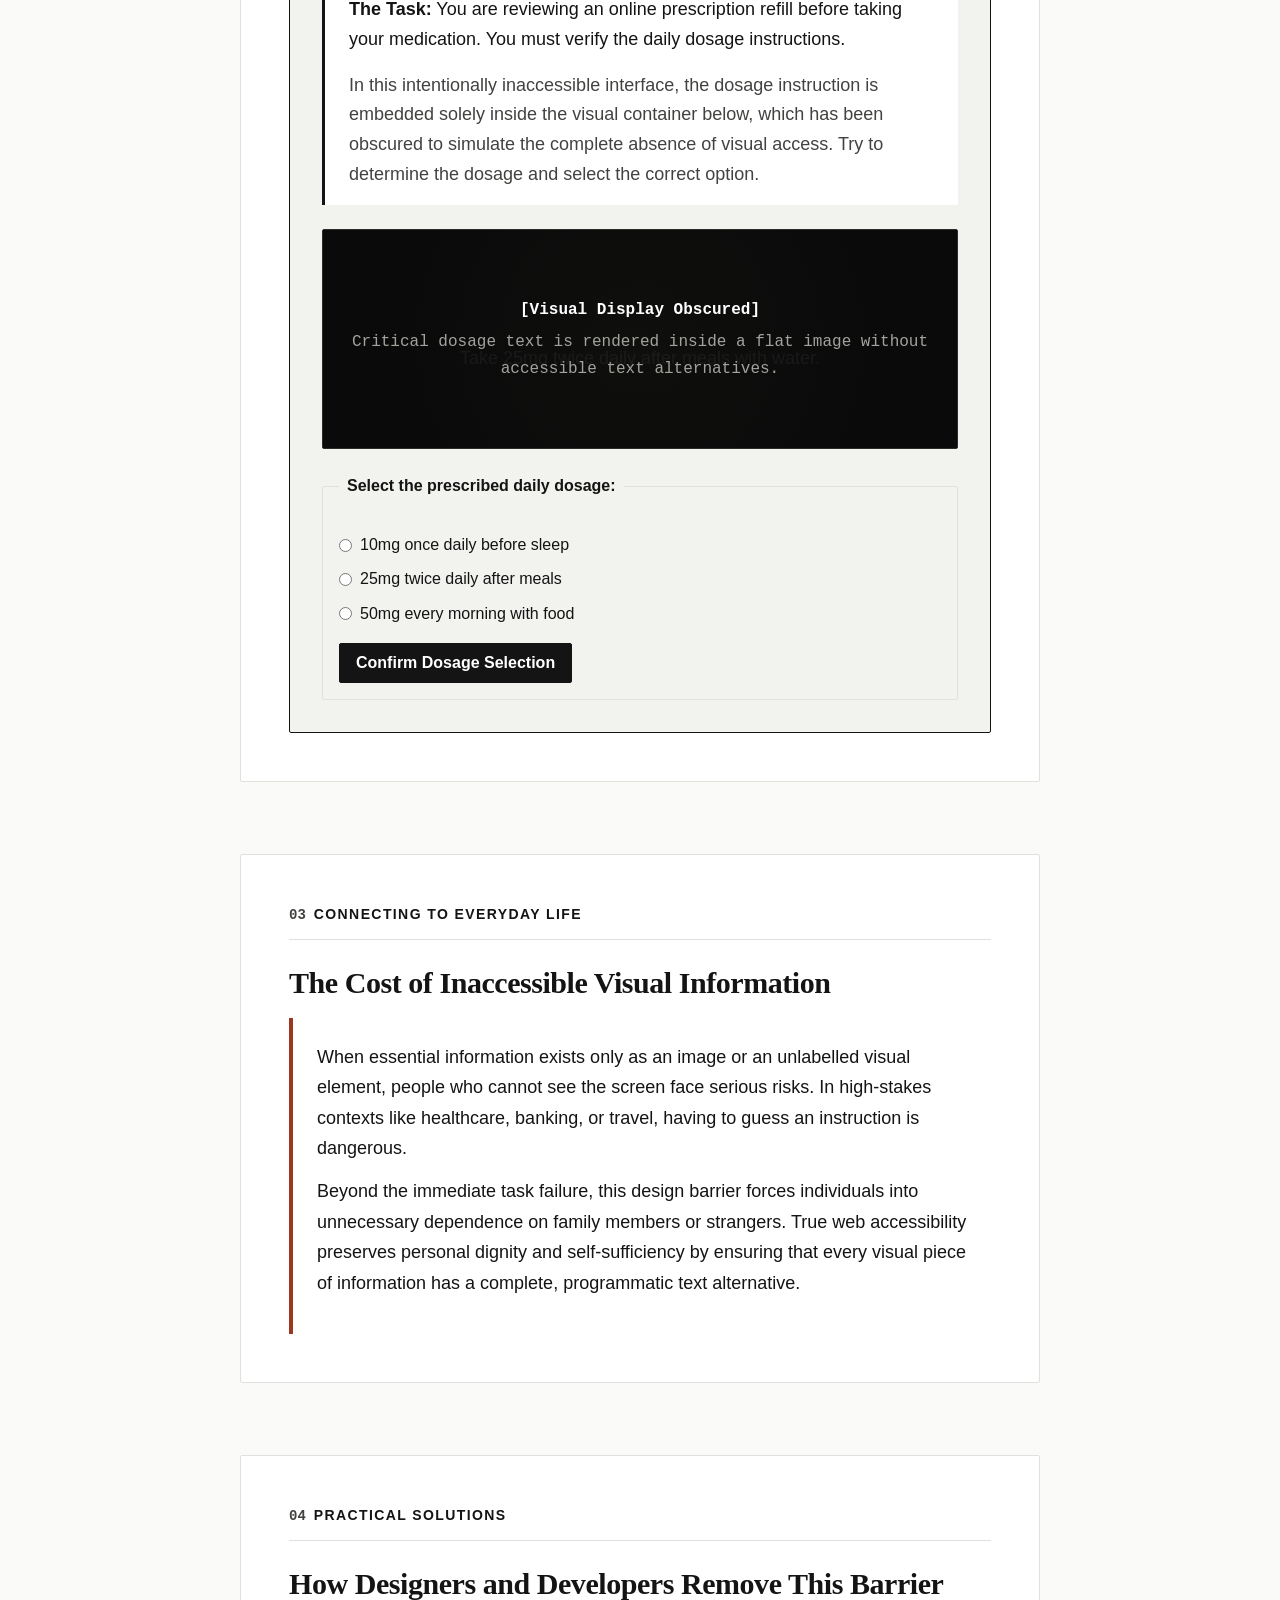
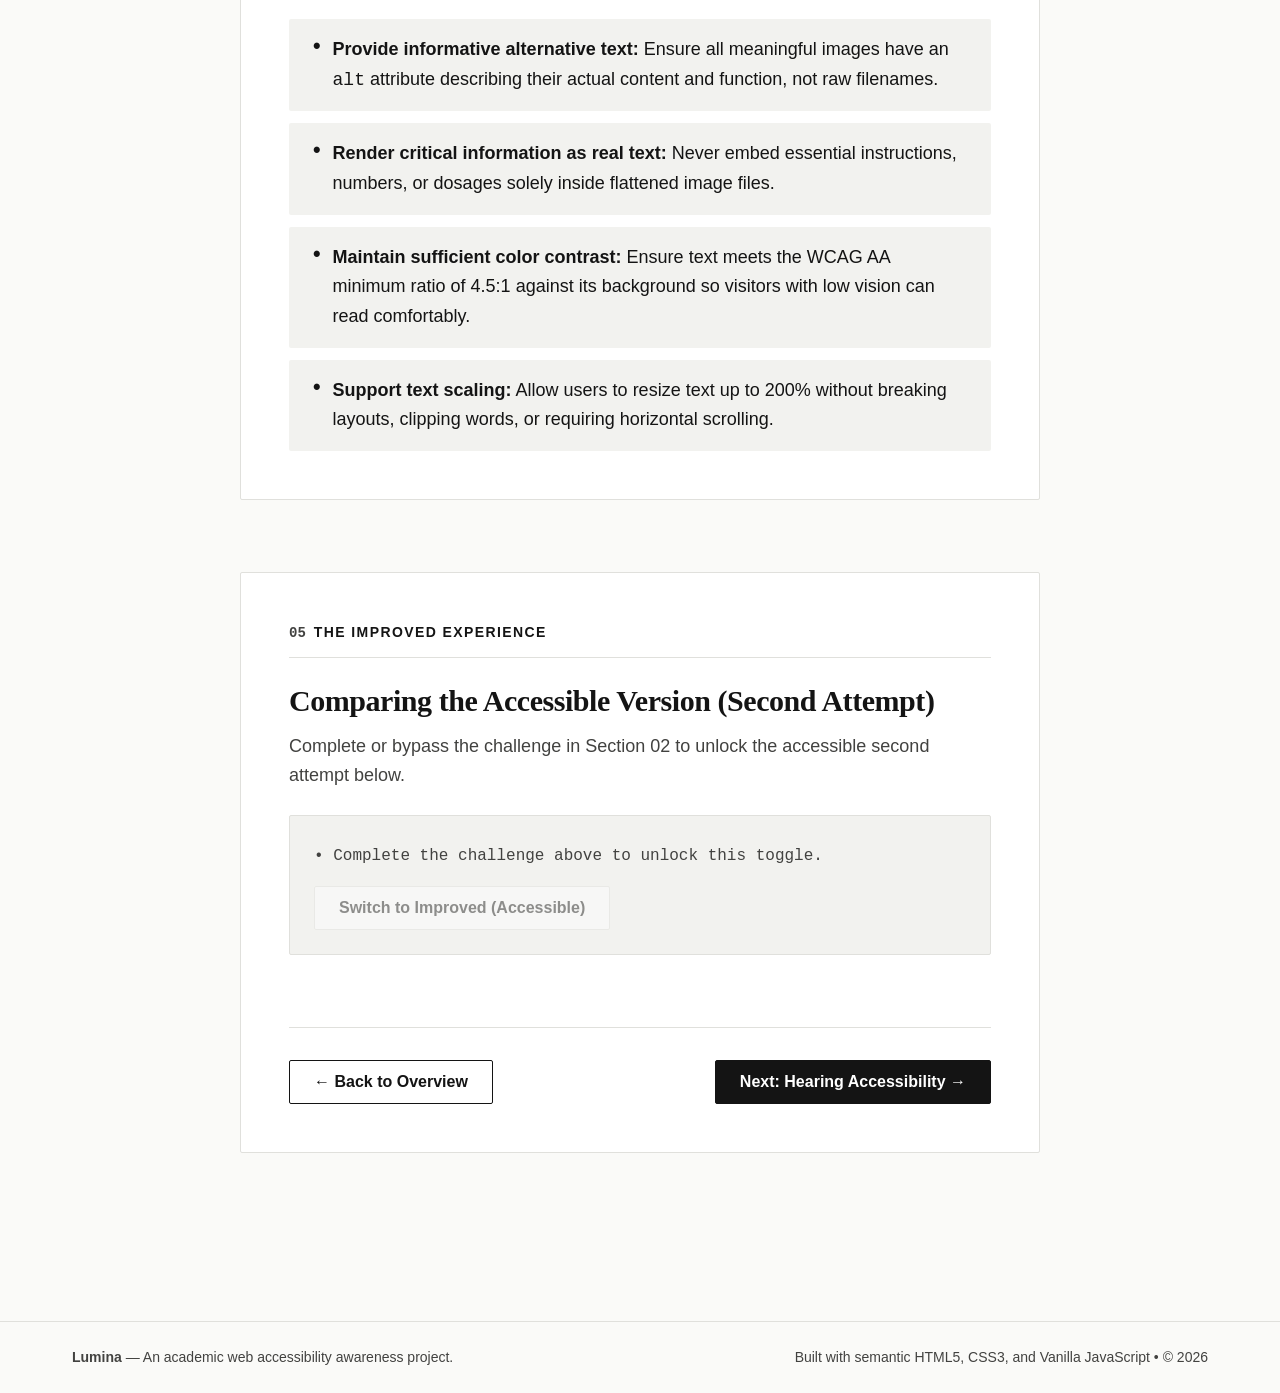
<file: visual.html>
<!DOCTYPE html>
<html lang="en">
<head>
  <meta charset="UTF-8">
  <meta name="viewport" content="width=device-width, initial-scale=1.0">
  <title>Visual Accessibility — Lumina</title>
  <meta name="description" content="Explore how visual barriers and missing text descriptions impact independence for people who are blind or have low vision.">
  <link rel="stylesheet" href="css/style.css">
  <link rel="stylesheet" href="css/topics.css">
</head>
<body>

  <!-- Accessible Skip Link (WCAG 2.4.1) -->
  <a href="#main-content" class="skip-link">Skip to main content</a>

  <!-- Site Header -->
  <header class="site-header">
    <div class="header-container">
      <a href="index.html" class="site-logo" aria-label="Lumina Home">
        <span class="logo-text">Lumina</span>
        <span class="logo-tag">/ Visual</span>
      </a>

      <button class="nav-toggle" type="button" aria-expanded="false" aria-label="Open navigation">
        Menu
      </button>

      <nav class="primary-nav" aria-label="Primary Navigation">
        <ul class="nav-list">
          <li><a href="index.html" class="nav-link">Overview</a></li>
          <li><a href="visual.html" class="nav-link" aria-current="page">Visual</a></li>
          <li><a href="hearing.html" class="nav-link">Hearing</a></li>
          <li><a href="motor.html" class="nav-link">Motor</a></li>
          <li><a href="cognitive-language.html" class="nav-link">Cognitive &amp; Language</a></li>
        </ul>
      </nav>
    </div>
  </header>

  <!-- Main Content Landmark -->
  <main id="main-content" class="main-content">
    
    <!-- Topic Header -->
    <header class="topic-header">
      <div class="container-editorial">
        <div class="topic-meta">
          <span>Topic 01 &mdash; Visual Accessibility</span>
          <span>Perception &amp; Text Equivalents</span>
        </div>
        <h1>Visual Accessibility: Beyond the Visible Surface</h1>
        <p class="lead-text">
          Millions of people browse the web using screen readers, screen magnifiers, or customized color schemes. When vital instructions or graphics lack non-visual equivalents, everyday tasks become insurmountable obstacles.
        </p>
      </div>
    </header>

    <div class="container-editorial">
      <div class="topic-flow">

        <!-- 1. Empathetic Introduction -->
        <section class="topic-section" aria-labelledby="intro-heading">
          <div class="section-label">
            <span class="section-num">01</span>
            <span class="section-heading-text">The Lived Barrier</span>
          </div>
          <h2 id="intro-heading" style="font-size: var(--text-xl); margin-bottom: var(--space-md);">
            When Critical Information Is Locked in Unannounced Pixels
          </h2>
          <p>
            Vision impairments vary widely. A person may experience total blindness, low vision, macular degeneration, tunnel vision, or color vision deficiency. Many rely on assistive technologies like screen readers, which convert digital text into synthetic speech or refreshable braille.
          </p>
          <p>
            When a web application presents important information solely through a graphic&mdash;such as a medication label, an order confirmation chart, or a system diagram&mdash;without providing text equivalents or accessible semantics, users who cannot see the screen receive nothing. They are forced to rely on others for basic privacy, healthcare decisions, and financial management.
          </p>
        </section>

        <!-- 2. The Interactive Challenge (Isolated Sandbox) -->
        <section class="topic-section" aria-labelledby="challenge-heading">
          <div class="section-label">
            <span class="section-num">02</span>
            <span class="section-heading-text">The Interactive Challenge</span>
          </div>
          <h2 id="challenge-heading" style="font-size: var(--text-xl); margin-bottom: var(--space-sm);">
            Prescription Verification Under Severe Visual Obstruction
          </h2>
          <p class="text-muted" style="font-size: var(--text-base); margin-bottom: var(--space-md);">
            This challenge isolates a simulated severe visual barrier within a dedicated frame. The rest of the page remains fully accessible.
          </p>

          <div class="challenge-sandbox" role="region" aria-label="Visual accessibility challenge sandbox">
            <div class="sandbox-header">
              <span class="sandbox-badge">
                Isolated Barrier Simulation
              </span>
              <button type="button" class="btn btn-outline btn-sm" id="btn-skip-visual-challenge">
                Skip Simulation / View Explanation
              </button>
            </div>

            <div class="sandbox-instructions">
              <p>
                <strong>The Task:</strong> You are reviewing an online prescription refill before taking your medication. You must verify the daily dosage instructions.
              </p>
              <p style="margin: 0; color: var(--color-text-muted);">
                In this intentionally inaccessible interface, the dosage instruction is embedded solely inside the visual container below, which has been obscured to simulate the complete absence of visual access. Try to determine the dosage and select the correct option.
              </p>
            </div>

            <!-- Original Problematic Display Area -->
            <div id="visual-original-display">
              <!-- Simulated Obscured Field (Visual content inaccessible) -->
              <div class="occluded-viewport" aria-hidden="true">
                <div class="occluded-overlay">
                  <span style="font-weight: 700; color: #FFFFFF; margin-bottom: 6px;">[Visual Display Obscured]</span>
                  <span>Critical dosage text is rendered inside a flat image without accessible text alternatives.</span>
                </div>
                <div class="occluded-task-content">
                  <h3>Prescription Refill #8491</h3>
                  <p>Take 25mg twice daily after meals with water.</p>
                </div>
              </div>

              <!-- Decision Form outside the obscured frame -->
              <form id="visual-attempt-form" style="margin-top: var(--space-lg);">
                <fieldset style="border: 1px solid var(--color-border); padding: var(--space-md); border-radius: var(--radius-sm);">
                  <legend style="padding: 0 var(--space-xs); font-weight: 700; font-size: var(--text-sm);">
                    Select the prescribed daily dosage:
                  </legend>

                  <div style="display: flex; flex-direction: column; gap: var(--space-xs); margin: var(--space-md) 0;">
                    <label style="display: flex; align-items: center; gap: var(--space-xs); font-size: var(--text-sm); cursor: pointer;">
                      <input type="radio" name="dosage_choice" value="10mg"> 10mg once daily before sleep
                    </label>
                    <label style="display: flex; align-items: center; gap: var(--space-xs); font-size: var(--text-sm); cursor: pointer;">
                      <input type="radio" name="dosage_choice" value="25mg"> 25mg twice daily after meals
                    </label>
                    <label style="display: flex; align-items: center; gap: var(--space-xs); font-size: var(--text-sm); cursor: pointer;">
                      <input type="radio" name="dosage_choice" value="50mg"> 50mg every morning with food
                    </label>
                  </div>

                  <button type="submit" class="btn btn-primary btn-sm">
                    Confirm Dosage Selection
                  </button>
                </fieldset>
              </form>
            </div>

            <!-- Feedback Box & In-Place Completion Notification -->
            <div id="visual-challenge-feedback" class="challenge-status-box" aria-live="polite"></div>
          </div>
        </section>

        <!-- 3. Real-Life Explanation Section -->
        <section class="topic-section" aria-labelledby="explanation-heading">
          <div class="section-label">
            <span class="section-num">03</span>
            <span class="section-heading-text">Connecting to Everyday Life</span>
          </div>
          <h2 id="explanation-heading" style="font-size: var(--text-xl); margin-bottom: var(--space-md);">
            The Cost of Inaccessible Visual Information
          </h2>
          <div class="explanation-panel">
            <p>
              When essential information exists only as an image or an unlabelled visual element, people who cannot see the screen face serious risks. In high-stakes contexts like healthcare, banking, or travel, having to guess an instruction is dangerous.
            </p>
            <p>
              Beyond the immediate task failure, this design barrier forces individuals into unnecessary dependence on family members or strangers. True web accessibility preserves personal dignity and self-sufficiency by ensuring that every visual piece of information has a complete, programmatic text alternative.
            </p>
          </div>
        </section>

        <!-- 4. Practical Solutions (Concise Bullet Points) -->
        <section class="topic-section" aria-labelledby="solutions-heading">
          <div class="section-label">
            <span class="section-num">04</span>
            <span class="section-heading-text">Practical Solutions</span>
          </div>
          <h2 id="solutions-heading" style="font-size: var(--text-xl); margin-bottom: var(--space-md);">
            How Designers and Developers Remove This Barrier
          </h2>
          <ul class="solutions-list">
            <li>
              <span class="solution-bullet">&bull;</span>
              <div>
                <strong>Provide informative alternative text:</strong> Ensure all meaningful images have an <code>alt</code> attribute describing their actual content and function, not raw filenames.
              </div>
            </li>
            <li>
              <span class="solution-bullet">&bull;</span>
              <div>
                <strong>Render critical information as real text:</strong> Never embed essential instructions, numbers, or dosages solely inside flattened image files.
              </div>
            </li>
            <li>
              <span class="solution-bullet">&bull;</span>
              <div>
                <strong>Maintain sufficient color contrast:</strong> Ensure text meets the WCAG AA minimum ratio of 4.5:1 against its background so visitors with low vision can read comfortably.
              </div>
            </li>
            <li>
              <span class="solution-bullet">&bull;</span>
              <div>
                <strong>Support text scaling:</strong> Allow users to resize text up to 200% without breaking layouts, clipping words, or requiring horizontal scrolling.
              </div>
            </li>
          </ul>
        </section>

        <!-- 5. Gated Improved Experience (Second Attempt) -->
        <section class="topic-section" aria-labelledby="improved-heading">
          <div class="section-label">
            <span class="section-num">05</span>
            <span class="section-heading-text">The Improved Experience</span>
          </div>
          <h2 id="improved-heading" style="font-size: var(--text-xl); margin-bottom: var(--space-sm);">
            Comparing the Accessible Version (Second Attempt)
          </h2>
          <p class="text-muted" style="font-size: var(--text-base); margin-bottom: var(--space-lg);">
            Complete or bypass the challenge in Section 02 to unlock the accessible second attempt below.
          </p>

          <div class="gated-toggle-wrapper">
            <div class="toggle-header">
              <div>
                <span id="visual-gate-status" class="gate-status-msg">
                  &bull; Complete the challenge above to unlock this toggle.
                </span>
              </div>
              <div class="switch-control">
                <button type="button" 
                        class="toggle-btn" 
                        id="visual-toggle-btn" 
                        disabled 
                        aria-disabled="true" 
                        aria-pressed="false">
                  Switch to Improved (Accessible)
                </button>
              </div>
            </div>

            <!-- Improved Experience Card with Second Attempt Task -->
            <div id="visual-improved-display" class="improved-display-card">
              <span class="eyebrow" style="color: var(--color-success);">&check; Accessible Prescription Display</span>
              <h3 style="margin-bottom: var(--space-xs);">Prescription Refill #8491 (Try the Task Again)</h3>
              
              <div style="background-color: var(--color-surface-muted); border: 1px solid var(--color-border); padding: var(--space-md); border-radius: var(--radius-sm); margin: var(--space-md) 0;">
                <p style="font-size: var(--text-base); font-weight: 700; color: var(--color-text); margin-bottom: var(--space-xs);">
                  Medication: Amoxicillin 250mg Capsules
                </p>
                <p style="font-size: var(--text-base); color: var(--color-text); line-height: 1.6; margin-bottom: var(--space-xs);">
                  <strong>Prescribed Dosage:</strong> Take 25mg twice daily after meals with water.
                </p>
                <p style="font-size: var(--text-xs); color: var(--color-text-muted); margin: 0;">
                  Doctor: Dr. Eleanor Vance &bull; Refills Remaining: 2 &bull; Pharmacy Hotline: (555) 019-2834
                </p>
              </div>

              <!-- Interactive Second Attempt Form -->
              <form id="visual-improved-attempt-form" style="margin-top: var(--space-lg);">
                <fieldset style="border: 1px solid var(--color-border); padding: var(--space-md); border-radius: var(--radius-sm); background: var(--color-surface);">
                  <legend style="padding: 0 var(--space-xs); font-weight: 700; font-size: var(--text-sm);">
                    Verify and confirm the prescribed dosage:
                  </legend>

                  <div style="display: flex; flex-direction: column; gap: var(--space-xs); margin: var(--space-md) 0;">
                    <label style="display: flex; align-items: center; gap: var(--space-xs); font-size: var(--text-sm); cursor: pointer;">
                      <input type="radio" name="imp_dosage_choice" value="10mg"> 10mg once daily before sleep
                    </label>
                    <label style="display: flex; align-items: center; gap: var(--space-xs); font-size: var(--text-sm); cursor: pointer;">
                      <input type="radio" name="imp_dosage_choice" value="25mg"> 25mg twice daily after meals
                    </label>
                    <label style="display: flex; align-items: center; gap: var(--space-xs); font-size: var(--text-sm); cursor: pointer;">
                      <input type="radio" name="imp_dosage_choice" value="50mg"> 50mg every morning with food
                    </label>
                  </div>

                  <button type="submit" class="btn btn-primary btn-sm">
                    Verify and Confirm Dosage
                  </button>
                  <div id="visual-improved-feedback" style="margin-top: var(--space-md); padding: var(--space-md); font-size: var(--text-sm); display: none;" aria-live="polite"></div>
                </fieldset>
              </form>

              <div style="border-top: 1px solid var(--color-border); padding-top: var(--space-md); margin-top: var(--space-md); font-size: var(--text-sm); color: var(--color-text-muted);">
                <strong>Why this version succeeds:</strong> The dosage is rendered as real, semantic text rather than a flattened graphic. Screen readers can announce the exact words, users can highlight and copy the instructions, and text can be enlarged freely without pixelation.
              </div>
            </div>
          </div>

          <!-- Bottom Navigation -->
          <nav class="topic-nav-footer" aria-label="Experience pagination">
            <a href="index.html" class="btn btn-outline">
              &larr; Back to Overview
            </a>
            <a href="hearing.html" class="btn btn-primary">
              Next: Hearing Accessibility &rarr;
            </a>
          </nav>
        </section>

      </div>
    </div>
  </main>

  <!-- Minimal Single-Line Footer -->
  <footer class="site-footer">
    <div class="footer-container">
      <span><strong>Lumina</strong> &mdash; An academic web accessibility awareness project.</span>
      <span>Built with semantic HTML5, CSS3, and Vanilla JavaScript &bull; &copy; 2026</span>
    </div>
  </footer>

  <!-- Scripts -->
  <script src="js/main.js"></script>
  <script src="js/visual.js"></script>
</body>
</html>
</file>
<file: css/style.css>
/* ==========================================================================
   LUMINA CORE DESIGN SYSTEM & STYLESHEET
   Minimalist, editorial visual architecture inspired by SiteInspire.
   Pure CSS3. WCAG 2.1 AA/AAA compliant.
   ========================================================================== */

/* --------------------------------------------------------------------------
   1. Design Tokens (Custom Properties)
   -------------------------------------------------------------------------- */
:root {
  /* SiteInspire Editorial Palette */
  --color-bg: #FAFAF8;              /* Warm gallery alabaster */
  --color-surface: #FFFFFF;         /* Crisp white */
  --color-surface-muted: #F2F2EF;   /* Architectural light stone */
  --color-surface-hover: #ECECE8;   /* Subtle interactive hover */
  
  --color-text: #141414;            /* Deep charcoal ink (> 15:1 contrast) */
  --color-text-muted: #424240;      /* Editorial slate graphite (> 8.5:1 contrast, high readability) */
  --color-text-subtle: #686865;     /* Meta / timestamps (> 5:1 contrast) */

  --color-border: #E0E0DC;          /* Hairline divider */
  --color-border-strong: #141414;   /* High-contrast structural line */

  --color-accent: #9C381E;          /* Terracotta / Sienna accent */
  --color-accent-subtle: #F7EBE8;   /* Soft terracotta tint */
  --color-navy: #1E3A5F;            /* Deep architectural navy */
  --color-success: #1E5C34;         /* Muted forest green */
  --color-success-bg: #EDF5F0;

  /* Typography */
  --font-serif: "Charter", "Bitstream Charter", "Sitka Text", "Cambria", Georgia, serif;
  --font-sans: -apple-system, BlinkMacSystemFont, "Segoe UI", Roboto, "Helvetica Neue", Arial, sans-serif;
  --font-mono: "SFMono-Regular", Consolas, "Liberation Mono", Menlo, Courier, monospace;

  /* Improved Type Scale (Increased by ~2-4px across hierarchy for superior readability) */
  --text-xs: 0.875rem;    /* 14px (Supporting text no longer falls below 14px) */
  --text-sm: 1rem;        /* 16px (Buttons, navigation, inputs, card summaries) */
  --text-base: 1.125rem;  /* 18px (Comfortable body text) */
  --text-md: 1.25rem;     /* 20px (Lead paragraphs, subheadings) */
  --text-lg: 1.5rem;      /* 24px (Card headings, secondary titles) */
  --text-xl: 1.875rem;    /* 30px (Section titles) */
  --text-2xl: 2.375rem;   /* 38px (Page titles) */
  --text-3xl: 3.125rem;   /* 50px (Hero titles) */
  --text-4xl: 3.875rem;   /* 62px (Large display) */

  /* Spacing Scale */
  --space-2xs: 0.25rem;   /* 4px */
  --space-xs: 0.5rem;     /* 8px */
  --space-sm: 0.75rem;    /* 12px */
  --space-md: 1rem;       /* 16px */
  --space-lg: 1.5rem;     /* 24px */
  --space-xl: 2rem;       /* 32px */
  --space-2xl: 3rem;      /* 48px */
  --space-3xl: 4.5rem;    /* 72px */
  --space-4xl: 6rem;      /* 96px */

  /* Structural Dimensions */
  --max-width-site: 75rem;        /* 1200px */
  --max-width-editorial: 54rem;   /* 864px */
  --max-width-prose: 46rem;       /* 736px */
  
  --radius-sm: 2px;
  --radius-md: 4px;

  --transition-quick: 120ms ease;
  --transition-smooth: 200ms ease;
}

/* --------------------------------------------------------------------------
   2. Reset & Baseline
   -------------------------------------------------------------------------- */
*, *::before, *::after {
  box-sizing: border-box;
  margin: 0;
  padding: 0;
}

html {
  font-size: 100%;
  scroll-behavior: smooth;
  text-size-adjust: 100%;
}

@media (prefers-reduced-motion: reduce) {
  html {
    scroll-behavior: auto;
  }
  *, *::before, *::after {
    animation-duration: 0.01ms !important;
    animation-iteration-count: 1 !important;
    transition-duration: 0.01ms !important;
  }
}

body {
  background-color: var(--color-bg);
  color: var(--color-text);
  font-family: var(--font-sans);
  font-size: var(--text-base); /* 18px body text */
  line-height: 1.65;
  font-weight: 400;
  min-height: 100vh;
  display: flex;
  flex-direction: column;
  -webkit-font-smoothing: antialiased;
}

/* --------------------------------------------------------------------------
   3. Accessible Focus Indicators (WCAG 2.4.7 & 2.4.11)
   -------------------------------------------------------------------------- */
:focus-visible {
  outline: 3px solid var(--color-text);
  outline-offset: 3px;
  border-radius: var(--radius-sm);
}

/* Skip to Content Link */
.skip-link {
  position: absolute;
  top: var(--space-md);
  left: var(--space-md);
  background-color: var(--color-text);
  color: var(--color-surface);
  padding: var(--space-xs) var(--space-md);
  font-size: var(--text-sm);
  font-weight: 600;
  text-decoration: none;
  z-index: 9999;
  transform: translateY(-200%);
  transition: transform var(--transition-quick);
  border-radius: var(--radius-sm);
}

.skip-link:focus {
  transform: translateY(0);
}

/* --------------------------------------------------------------------------
   4. Typography
   -------------------------------------------------------------------------- */
h1, h2, h3, h4 {
  font-family: var(--font-serif);
  color: var(--color-text);
  font-weight: 700;
  line-height: 1.25;
  letter-spacing: -0.015em;
}

h1 {
  font-size: clamp(2.25rem, 4.5vw + 1rem, var(--text-4xl));
  margin-bottom: var(--space-md);
}

h2 {
  font-size: clamp(1.75rem, 2.5vw + 0.5rem, var(--text-2xl));
  margin-bottom: var(--space-sm);
}

h3 {
  font-size: var(--text-lg);
  margin-bottom: var(--space-xs);
}

p {
  margin-bottom: var(--space-md);
}

p:last-child {
  margin-bottom: 0;
}

.lead-text {
  font-size: var(--text-md);
  line-height: 1.7;
  color: var(--color-text-muted);
}

.text-muted {
  color: var(--color-text-muted);
}

.eyebrow {
  display: block;
  font-family: var(--font-mono);
  font-size: var(--text-xs);
  text-transform: uppercase;
  letter-spacing: 0.1em;
  font-weight: 600;
  color: var(--color-text-muted);
  margin-bottom: var(--space-xs);
}

/* --------------------------------------------------------------------------
   5. Site Header & Editorial Navigation
   -------------------------------------------------------------------------- */
.site-header {
  background-color: var(--color-bg);
  border-bottom: 1px solid var(--color-border);
  position: sticky;
  top: 0;
  z-index: 100;
}

.header-container {
  max-width: var(--max-width-site);
  margin: 0 auto;
  padding: var(--space-md) var(--space-xl);
  display: flex;
  align-items: center;
  justify-content: space-between;
  gap: var(--space-md);
}

.site-logo {
  display: flex;
  align-items: baseline;
  gap: var(--space-xs);
  text-decoration: none;
  color: var(--color-text);
}

.logo-text {
  font-family: var(--font-serif);
  font-size: var(--text-xl);
  font-weight: 700;
  letter-spacing: -0.02em;
}

.logo-tag {
  font-family: var(--font-mono);
  font-size: var(--text-xs);
  color: var(--color-text-muted);
  margin-left: var(--space-2xs);
}

.primary-nav {
  display: flex;
  align-items: center;
}

.nav-list {
  display: flex;
  align-items: center;
  list-style: none;
  gap: var(--space-sm);
}

.nav-link {
  display: inline-block;
  padding: var(--space-xs) var(--space-sm);
  color: var(--color-text-muted);
  text-decoration: none;
  font-size: var(--text-sm);
  font-weight: 500;
  border-bottom: 2px solid transparent;
  transition: color var(--transition-quick), border-color var(--transition-quick);
}

.nav-link:hover {
  color: var(--color-text);
}

.nav-link[aria-current="page"] {
  color: var(--color-text);
  font-weight: 700;
  border-bottom-color: var(--color-text);
}

/* Mobile Nav Toggle */
.nav-toggle {
  display: none;
  background: transparent;
  border: 1px solid var(--color-border);
  border-radius: var(--radius-sm);
  padding: var(--space-xs) var(--space-sm);
  color: var(--color-text);
  font-family: var(--font-sans);
  font-size: var(--text-sm);
  font-weight: 600;
  text-transform: uppercase;
  letter-spacing: 0.05em;
  cursor: pointer;
}

.nav-toggle:hover {
  background-color: var(--color-surface);
}

/* --------------------------------------------------------------------------
   6. Content Layout Containers
   -------------------------------------------------------------------------- */
.main-content {
  flex: 1;
}

.container {
  max-width: var(--max-width-site);
  margin: 0 auto;
  padding: 0 var(--space-xl);
}

.container-editorial {
  max-width: var(--max-width-editorial);
  margin: 0 auto;
  padding: 0 var(--space-xl);
}

/* --------------------------------------------------------------------------
   7. Buttons & Links (Understated Editorial Styling)
   -------------------------------------------------------------------------- */
.btn {
  display: inline-flex;
  align-items: center;
  justify-content: center;
  gap: var(--space-xs);
  min-height: 44px;
  padding: var(--space-xs) var(--space-lg);
  font-family: var(--font-sans);
  font-size: var(--text-sm);
  font-weight: 600;
  text-decoration: none;
  border-radius: var(--radius-sm);
  border: 1px solid transparent;
  cursor: pointer;
  transition: background-color var(--transition-quick), color var(--transition-quick), border-color var(--transition-quick);
}

.btn-primary {
  background-color: var(--color-text);
  color: var(--color-surface);
  border-color: var(--color-text);
}

.btn-primary:hover {
  background-color: #2E2E2E;
  border-color: #2E2E2E;
}

.btn-outline {
  background-color: transparent;
  color: var(--color-text);
  border-color: var(--color-border-strong);
}

.btn-outline:hover {
  background-color: var(--color-surface);
  border-color: var(--color-text);
}

.btn-subtle {
  background-color: var(--color-surface-muted);
  color: var(--color-text);
  border-color: var(--color-border);
}

.btn-subtle:hover {
  background-color: var(--color-surface);
  border-color: var(--color-text-muted);
}

.btn-sm {
  min-height: 40px;
  padding: 0.4rem 1rem;
  font-size: var(--text-sm);
}

/* --------------------------------------------------------------------------
   8. Challenge Completion Notification Banner (Keeps scroll position intact)
   -------------------------------------------------------------------------- */
.challenge-completion-notice {
  display: flex;
  align-items: center;
  justify-content: space-between;
  gap: var(--space-sm);
  background-color: var(--color-surface);
  border: 1px solid var(--color-border);
  border-left: 4px solid var(--color-success);
  padding: var(--space-md) var(--space-lg);
  margin-top: var(--space-md);
  font-size: var(--text-sm);
  font-weight: 600;
  color: var(--color-text);
  border-radius: var(--radius-sm);
}

.challenge-completion-notice .notice-arrow {
  font-size: var(--text-md);
  color: var(--color-text);
  margin-left: var(--space-2xs);
}

/* --------------------------------------------------------------------------
   9. Clean Minimalist Single-Line Footer
   -------------------------------------------------------------------------- */
.site-footer {
  border-top: 1px solid var(--color-border);
  background-color: var(--color-bg);
  margin-top: var(--space-4xl);
  padding: var(--space-lg) 0;
}

.footer-container {
  max-width: var(--max-width-site);
  margin: 0 auto;
  padding: 0 var(--space-xl);
  display: flex;
  justify-content: space-between;
  align-items: center;
  flex-wrap: wrap;
  gap: var(--space-sm);
  font-size: var(--text-xs);
  color: var(--color-text-muted);
}

.footer-container a {
  color: var(--color-text);
  text-decoration: none;
}

.footer-container a:hover {
  text-decoration: underline;
}

/* --------------------------------------------------------------------------
   10. Responsive Breakpoints
   -------------------------------------------------------------------------- */
@media (max-width: 860px) {
  .header-container {
    padding: var(--space-sm) var(--space-md);
  }

  .nav-toggle {
    display: inline-flex;
  }

  .primary-nav {
    display: none;
    position: absolute;
    top: 100%;
    left: 0;
    right: 0;
    background-color: var(--color-bg);
    border-bottom: 1px solid var(--color-border);
    padding: var(--space-md);
    box-shadow: 0 4px 12px rgba(0, 0, 0, 0.05);
  }

  .primary-nav.is-open {
    display: block;
  }

  .nav-list {
    flex-direction: column;
    align-items: stretch;
    gap: var(--space-2xs);
  }

  .nav-link {
    padding: var(--space-sm) var(--space-md);
    width: 100%;
    border-bottom: none;
  }

  .nav-link[aria-current="page"] {
    background-color: var(--color-surface-muted);
  }

  .container,
  .container-editorial {
    padding: 0 var(--space-md);
  }

  .footer-container {
    flex-direction: column;
    align-items: flex-start;
  }
}
</file>
<file: css/topics.css>
/* ==========================================================================
   LUMINA TOPIC EXPERIENCES & INTERACTIVE CHALLENGES
   Editorial layout, isolated sandboxes, gated toggles, and accessible comparisons.
   ========================================================================== */

/* --------------------------------------------------------------------------
   1. Topic Header & Section Structure
   -------------------------------------------------------------------------- */
.topic-header {
  padding: var(--space-3xl) 0 var(--space-2xl) 0;
  border-bottom: 1px solid var(--color-border);
}

.topic-meta {
  display: flex;
  align-items: center;
  justify-content: space-between;
  gap: var(--space-md);
  margin-bottom: var(--space-md);
  font-family: var(--font-mono);
  font-size: var(--text-xs);
  color: var(--color-text-muted);
}

.topic-flow {
  display: flex;
  flex-direction: column;
  gap: var(--space-3xl);
  padding: var(--space-3xl) 0;
}

.topic-section {
  position: relative;
  background-color: var(--color-surface);
  border: 1px solid var(--color-border);
  border-radius: var(--radius-sm);
  padding: clamp(var(--space-xl), 4vw, var(--space-2xl));
}

.section-label {
  display: flex;
  align-items: baseline;
  gap: var(--space-xs);
  margin-bottom: var(--space-lg);
  border-bottom: 1px solid var(--color-border);
  padding-bottom: var(--space-sm);
}

.section-num {
  font-family: var(--font-mono);
  font-size: var(--text-xs);
  font-weight: 700;
  color: var(--color-text-muted);
}

.section-heading-text {
  font-family: var(--font-sans);
  font-size: var(--text-xs);
  text-transform: uppercase;
  letter-spacing: 0.1em;
  font-weight: 700;
  color: var(--color-text);
}

/* --------------------------------------------------------------------------
   2. Dedicated Challenge Sandbox (Isolated Demonstration)
   -------------------------------------------------------------------------- */
.challenge-sandbox {
  border: 1px solid var(--color-border-strong);
  background-color: var(--color-surface-muted);
  border-radius: var(--radius-sm);
  padding: var(--space-xl);
  position: relative;
  margin-top: var(--space-md);
}

.sandbox-header {
  display: flex;
  align-items: center;
  justify-content: space-between;
  flex-wrap: wrap;
  gap: var(--space-sm);
  padding-bottom: var(--space-md);
  margin-bottom: var(--space-lg);
  border-bottom: 1px solid var(--color-border);
}

.sandbox-badge {
  font-family: var(--font-mono);
  font-size: var(--text-xs);
  font-weight: 700;
  text-transform: uppercase;
  letter-spacing: 0.08em;
  color: var(--color-text);
  display: inline-flex;
  align-items: center;
  gap: var(--space-2xs);
}

.sandbox-instructions {
  background-color: var(--color-surface);
  border-left: 3px solid var(--color-text);
  padding: var(--space-md) var(--space-lg);
  margin-bottom: var(--space-lg);
  font-size: var(--text-base);
  line-height: 1.65;
}

.sandbox-interactive-zone {
  background-color: var(--color-surface);
  border: 1px solid var(--color-border);
  border-radius: var(--radius-sm);
  padding: var(--space-xl);
  margin-bottom: var(--space-lg);
}

.challenge-status-box {
  margin-top: var(--space-md);
  padding: var(--space-md) var(--space-lg);
  border: 1px solid var(--color-border);
  background-color: var(--color-surface);
  font-size: var(--text-base);
  line-height: 1.65;
  display: none;
}

.challenge-status-box.is-visible {
  display: block;
}

/* --------------------------------------------------------------------------
   3. Real-Life Explanation Section (Connecting Difficulty to Barriers)
   -------------------------------------------------------------------------- */
.explanation-panel {
  background-color: var(--color-surface);
  border-left: 4px solid var(--color-accent);
  padding: var(--space-lg);
  margin-top: var(--space-md);
  font-size: var(--text-base);
  line-height: 1.7;
}

.explanation-panel p {
  color: var(--color-text);
  margin-bottom: var(--space-sm);
}

/* --------------------------------------------------------------------------
   4. Practical Solutions (Clean, Understandable Bullet Points)
   -------------------------------------------------------------------------- */
.solutions-list {
  list-style: none;
  margin-top: var(--space-md);
  display: flex;
  flex-direction: column;
  gap: var(--space-sm);
}

.solutions-list li {
  display: flex;
  align-items: flex-start;
  gap: var(--space-sm);
  font-size: var(--text-base);
  line-height: 1.65;
  padding: var(--space-md) var(--space-lg);
  background-color: var(--color-surface-muted);
  border-radius: var(--radius-sm);
}

.solution-bullet {
  font-weight: 700;
  color: var(--color-text);
  flex-shrink: 0;
  font-size: 1.2em;
  line-height: 1;
}

/* --------------------------------------------------------------------------
   5. Gated Improved-Version Toggle & Reveal
   -------------------------------------------------------------------------- */
.gated-toggle-wrapper {
  background-color: var(--color-surface-muted);
  border: 1px solid var(--color-border);
  border-radius: var(--radius-sm);
  padding: var(--space-lg);
  margin-bottom: var(--space-xl);
}

.toggle-header {
  display: flex;
  align-items: center;
  justify-content: space-between;
  flex-wrap: wrap;
  gap: var(--space-md);
}

.gate-status-msg {
  font-family: var(--font-mono);
  font-size: var(--text-sm);
  color: var(--color-text-muted);
}

.gate-status-msg.is-unlocked {
  color: var(--color-success);
  font-weight: 700;
}

.switch-control {
  display: inline-flex;
  align-items: center;
  gap: var(--space-xs);
}

.toggle-btn {
  background-color: var(--color-surface);
  border: 1px solid var(--color-border-strong);
  padding: var(--space-xs) var(--space-lg);
  font-size: var(--text-sm);
  font-weight: 600;
  cursor: pointer;
  border-radius: var(--radius-sm);
  color: var(--color-text);
  min-height: 44px;
  transition: all var(--transition-quick);
}

.toggle-btn:disabled {
  opacity: 0.45;
  cursor: not-allowed;
  border-color: var(--color-border);
}

.toggle-btn.is-active {
  background-color: var(--color-text);
  color: var(--color-surface);
  border-color: var(--color-text);
}

.improved-display-card {
  display: none;
  background-color: var(--color-surface);
  border: 1px solid var(--color-border-strong);
  border-radius: var(--radius-sm);
  padding: var(--space-xl);
  margin-top: var(--space-lg);
}

.improved-display-card.is-active {
  display: block;
}

/* --------------------------------------------------------------------------
   6. Visual Challenge Specifics (Dark / Occluded Visual Field Simulation)
   -------------------------------------------------------------------------- */
.occluded-viewport {
  position: relative;
  width: 100%;
  min-height: 220px;
  background-color: #0F0F0E;
  border: 1px solid #2B2B28;
  border-radius: var(--radius-sm);
  overflow: hidden;
  display: flex;
  align-items: center;
  justify-content: center;
  color: #FFFFFF;
}

.occluded-overlay {
  position: absolute;
  inset: 0;
  background: radial-gradient(circle at center, rgba(15,15,14,0.92) 0%, rgba(10,10,10,0.99) 70%);
  display: flex;
  flex-direction: column;
  align-items: center;
  justify-content: center;
  text-align: center;
  padding: var(--space-md);
  font-family: var(--font-mono);
  font-size: var(--text-sm);
  color: #A3A39E;
}

.occluded-task-content {
  opacity: 0.05;
  pointer-events: none;
}

/* --------------------------------------------------------------------------
   7. Hearing Challenge Specifics (Silent Audio-Only Media Broadcast)
   -------------------------------------------------------------------------- */
.silent-broadcast-frame {
  background-color: #1A1A18;
  color: #FFFFFF;
  border-radius: var(--radius-sm);
  padding: var(--space-xl);
  text-align: center;
  position: relative;
}

.audio-track-status {
  display: inline-flex;
  align-items: center;
  gap: var(--space-2xs);
  background-color: #2D2D2A;
  color: #E0E0DC;
  font-family: var(--font-mono);
  font-size: var(--text-xs);
  padding: 0.3rem 0.75rem;
  border-radius: var(--radius-sm);
  margin-bottom: var(--space-md);
}

.silent-media-screen {
  min-height: 120px;
  background-color: #0D0D0C;
  border: 1px solid #333330;
  border-radius: var(--radius-sm);
  display: flex;
  flex-direction: column;
  align-items: center;
  justify-content: center;
  padding: var(--space-md);
  margin-bottom: var(--space-lg);
}

/* --------------------------------------------------------------------------
   8. Motor Challenge Specifics (Keyboard Sequence & Focus Indicators)
   -------------------------------------------------------------------------- */
.pointer-suppressed-area {
  position: relative;
  background-color: var(--color-surface);
  border: 1px solid var(--color-border);
  padding: var(--space-lg);
}

.pointer-suppressed-controls {
  display: flex;
  flex-direction: column;
  gap: var(--space-md);
}

.pointer-warning-banner {
  font-family: var(--font-mono);
  font-size: var(--text-sm);
  background-color: var(--color-surface-muted);
  border: 1px solid var(--color-border);
  padding: var(--space-xs) var(--space-md);
  margin-bottom: var(--space-md);
  color: var(--color-text);
  font-weight: 600;
}

/* Awkward controls in original motor challenge */
.awkward-btn {
  padding: 6px 12px;
  font-size: var(--text-sm);
  border: 1px solid #999;
  background: #FFF;
  cursor: default;
  min-height: 32px;
  border-radius: var(--radius-sm);
  color: var(--color-text);
}

/* Keep the steps visually ordered while their DOM/tab order is intentionally not. */
.motor-challenge-controls > .motor-visual-order-1 { order: 1; }
.motor-challenge-controls > .motor-visual-order-2 { order: 2; }
.motor-challenge-controls > .motor-visual-order-3 { order: 3; }
.motor-challenge-controls > .motor-visual-order-4 { order: 4; }
.motor-challenge-controls > .motor-visual-order-5 { order: 5; }

.awkward-btn:focus {
  outline: 2px solid var(--color-text);
  outline-offset: 2px;
}

/* Intentionally faint outline on Step 2 to demonstrate low-visibility focus */
.awkward-btn.faint-focus:focus {
  outline: 1px dotted #888884 !important;
}

/* Accessible controls in improved motor challenge */
.accessible-action-btn {
  min-height: 48px;
  padding: var(--space-xs) var(--space-lg);
  font-size: var(--text-sm);
  font-weight: 600;
  border: 2px solid var(--color-text);
  background-color: var(--color-surface);
  color: var(--color-text);
  border-radius: var(--radius-sm);
  cursor: pointer;
  transition: all var(--transition-quick);
}

.accessible-action-btn:hover {
  background-color: var(--color-surface-muted);
}

.accessible-action-btn:focus-visible {
  outline: 3px solid var(--color-text);
  outline-offset: 3px;
  background-color: var(--color-surface-hover);
}

/* --------------------------------------------------------------------------
   9. Cognitive & Language Challenge Specifics
   -------------------------------------------------------------------------- */
.cognitive-timer-display {
  font-family: var(--font-mono);
  font-size: var(--text-lg);
  font-weight: 700;
  color: var(--color-accent);
}

.cluttered-instruction-box {
  background-color: var(--color-surface-muted);
  border: 1px solid var(--color-border);
  padding: var(--space-md);
  font-size: var(--text-sm);
  line-height: 1.7;
  margin-bottom: var(--space-md);
}

/* Form Styles */
.form-field {
  display: flex;
  flex-direction: column;
  gap: var(--space-2xs);
  margin-bottom: var(--space-md);
}

.form-field label {
  font-size: var(--text-sm);
  font-weight: 600;
  color: var(--color-text);
}

.form-field input,
.form-field select,
.form-field textarea {
  padding: var(--space-xs) var(--space-sm);
  border: 1px solid var(--color-border);
  border-radius: var(--radius-sm);
  font-family: var(--font-sans);
  font-size: var(--text-base);
  background-color: var(--color-surface);
  color: var(--color-text);
  min-height: 44px;
}

.form-field input:focus,
.form-field select:focus,
.form-field textarea:focus {
  border-color: var(--color-text);
  outline: 2px solid var(--color-text);
  outline-offset: 1px;
}

/* --------------------------------------------------------------------------
   10. Topic Pagination
   -------------------------------------------------------------------------- */
.topic-nav-footer {
  display: flex;
  justify-content: space-between;
  align-items: center;
  flex-wrap: wrap;
  gap: var(--space-md);
  margin-top: var(--space-3xl);
  padding-top: var(--space-xl);
  border-top: 1px solid var(--color-border);
}
</file>
